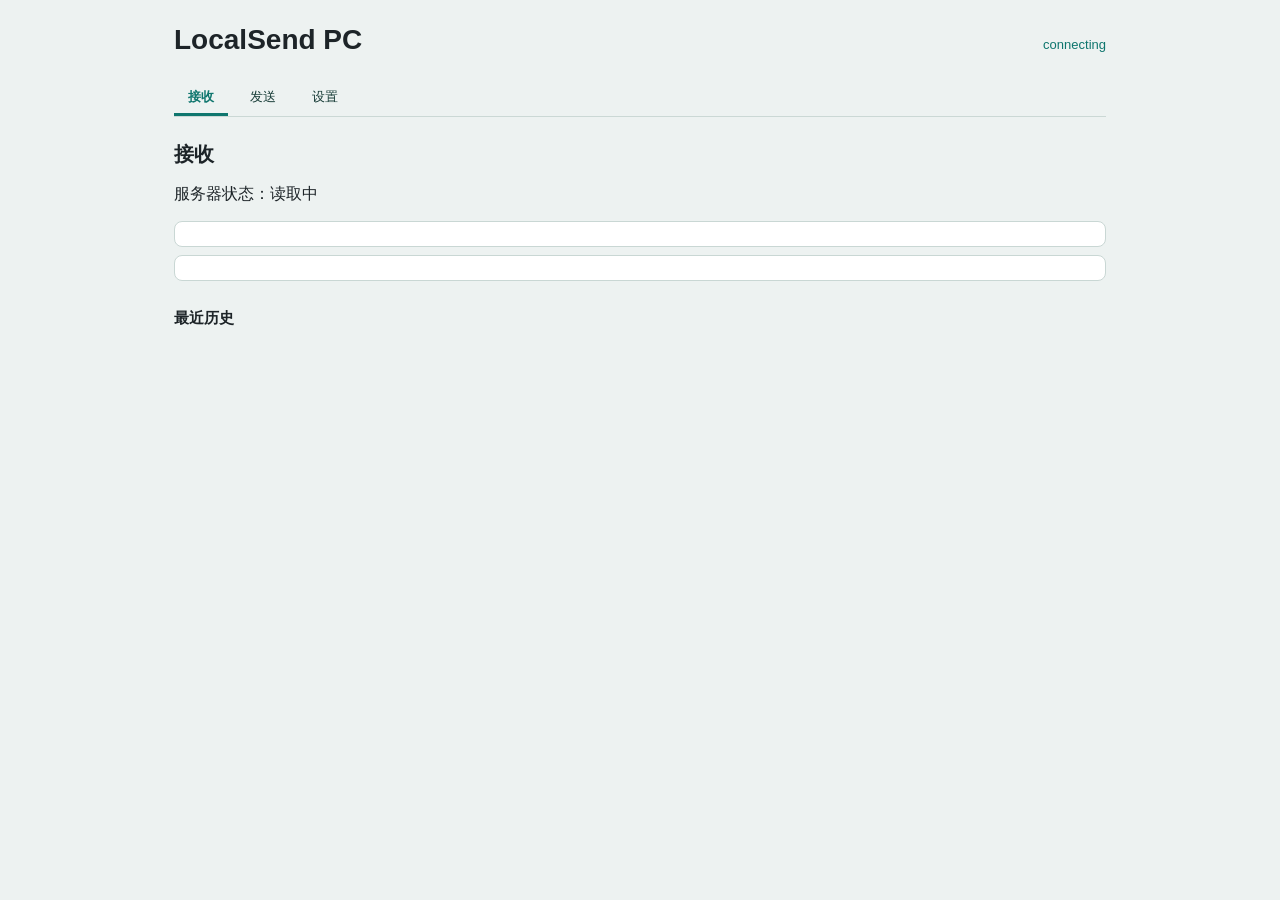
<file: apps/localsend-gui-tauri/web/index.html>
<!doctype html>
<html lang="zh-CN">
  <head>
    <meta charset="UTF-8" />
    <meta name="viewport" content="width=device-width, initial-scale=1.0" />
    <title>LocalSend PC</title>
    <link rel="stylesheet" href="./style.css" />
  </head>
  <body>
    <main>
      <header>
        <h1>LocalSend PC</h1>
        <span id="daemon-state">connecting</span>
      </header>
      <nav>
        <button data-tab="receive" class="active">接收</button>
        <button data-tab="send">发送</button>
        <button data-tab="settings">设置</button>
      </nav>
      <section id="receive" class="tab active">
        <h2>接收</h2>
        <p id="server-state">服务器状态：读取中</p>
        <div id="incoming"></div>
        <div id="transfers"></div>
        <h3>最近历史</h3>
        <ul id="history"></ul>
      </section>
      <section id="send" class="tab">
        <h2>发送</h2>
        <div class="row">
          <input id="manual-target" placeholder="IP 或 host:port" />
          <button id="add-manual">添加设备</button>
          <button id="refresh">刷新发现</button>
        </div>
        <ul id="devices"></ul>
        <div class="row">
          <input id="send-path" placeholder="文件或目录路径" />
          <input id="send-pin" placeholder="PIN（可选）" />
          <button id="send-file">发送路径</button>
        </div>
        <div class="row">
          <input id="send-text" placeholder="文本消息" />
          <button id="send-text-button">发送文本</button>
        </div>
        <p id="send-status"></p>
      </section>
      <section id="settings" class="tab">
        <h2>设置</h2>
        <label>设备名称 <input id="alias" /></label>
        <label>端口 <input id="port" type="number" /></label>
        <label>PIN <input id="pin" /></label>
        <label>接收目录 <input id="destination" /></label>
        <label class="check"><input id="auto-accept" type="checkbox" /> 自动接受</label>
        <label class="check"><input id="https" type="checkbox" /> 使用 HTTPS</label>
        <button id="save-settings">保存设置</button>
        <p id="settings-status"></p>
      </section>
    </main>
    <script type="module" src="./main.js"></script>
  </body>
</html>
</file>
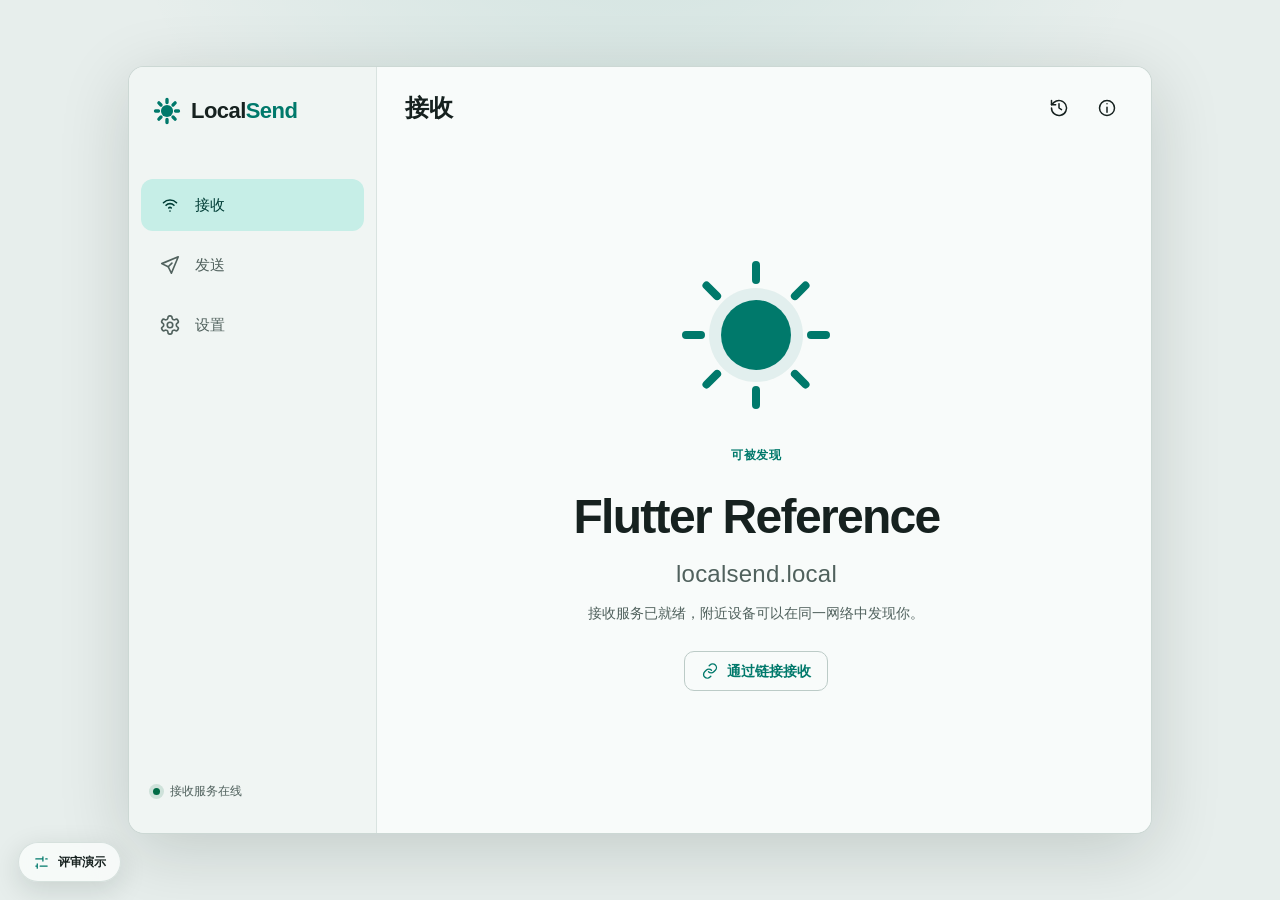
<file: apps/localsend-gui-slint/reference/open-design/index.html>
<!doctype html>
<html lang="zh-CN" data-theme="light"><head>
  <meta charset="utf-8">
  <meta name="viewport" content="width=device-width, initial-scale=1">
  <meta name="color-scheme" content="light dark">
  <title>LocalSend Next · 交互原型</title>
  <link rel="stylesheet" href="styles.css">
</head>
<body>
  <div class="stage">
    <section class="app-window" id="appWindow" aria-label="LocalSend Next 桌面产品原型">
      <div class="app-shell">
      <nav class="nav-rail" aria-label="主导航">
        <div class="brand" aria-label="LocalSend Next">
          <svg class="brand-mark" viewBox="0 0 40 40" aria-hidden="true">
            <g fill="none" stroke="currentColor" stroke-width="4.8" stroke-linecap="round">
              <path d="M20 3.6v4.2M20 32.2v4.2M3.6 20h4.2M32.2 20h4.2M8.4 8.4l3 3M28.6 28.6l3 3M31.6 8.4l-3 3M11.4 28.6l-3 3"></path>
            </g>
            <circle cx="20" cy="20" r="8.7" fill="currentColor"></circle>
          </svg>
          <span class="brand-word">Local<span>Send</span></span>
        </div>
        <div class="nav-list">
          <button class="nav-item active" type="button" data-nav="receive" aria-current="page" title="接收">
            <svg class="od-icon nav-signal" viewBox="0 0 24 24" aria-hidden="true">
              <path class="sig-arc sig-arc-near" d="M10.6 15.2a1.9 1.9 0 0 1 2.8 0"></path>
              <path class="sig-arc sig-arc-mid" d="M7.7 12.3a6 6 0 0 1 8.6 0"></path>
              <path class="sig-arc sig-arc-far" d="M4.9 9.5a10 10 0 0 1 14.2 0"></path>
              <circle class="sig-dot" cx="12" cy="18.6" r="0.9" fill="currentColor" stroke="none"></circle>
            </svg>
            <span class="nav-label">接收</span>
          </button>
          <button class="nav-item" type="button" data-nav="send" title="发送">
            <svg class="od-icon" aria-hidden="true"><use href="#i-send"></use></svg>
            <span class="nav-label">发送</span>
          </button>
          <button class="nav-item" type="button" data-nav="settings" title="设置">
            <svg class="od-icon" aria-hidden="true"><use href="#i-settings"></use></svg>
            <span class="nav-label">设置</span>
          </button>
        </div>
        <div class="nav-meta"><span class="status-dot" aria-hidden="true"></span><span>接收服务在线</span></div>
      </nav>

      <main class="app-main" id="appMain">
        <!-- Receive -->
        <section class="page" id="page-receive" data-page-view="receive" aria-labelledby="receiveTitle">
          <header class="topbar receive-header">
            <h1 id="receiveTitle">接收</h1>
            <div class="topbar-actions">
              <button class="icon-btn" type="button" id="historyBtn" data-tip="历史记录" aria-label="打开历史记录">
                <svg class="od-icon" aria-hidden="true"><use href="#i-history"></use></svg>
              </button>
              <button class="icon-btn" type="button" id="networkInfoBtn" data-tip="网络信息" aria-label="打开网络信息">
                <svg class="od-icon" aria-hidden="true"><use href="#i-info"></use></svg>
              </button>
            </div>
          </header>

          <div class="page-scroll">
            <div class="receive-layout">
              <div class="request-wrap" id="requestWrap" hidden="">
                <div class="panel request-card">
                  <div class="request-head">
                    <div class="request-sender">
                      <div class="device-avatar"><svg class="od-icon" aria-hidden="true"><use href="#i-phone"></use></svg></div>
                      <div>
                        <strong>iPhone 15 Pro</strong>
                        <span>请求发送 3 个项目</span>
                      </div>
                    </div>
                    <span class="badge">来自附近设备</span>
                  </div>
                  <div class="request-files" id="requestFiles">
                    <label class="file-check-row">
                      <input type="checkbox" checked="" data-request-file="">
                      <span class="file-name truncate">产品评审说明.pdf</span>
                      <span class="file-meta">4.2 MiB · PDF</span>
                    </label>
                    <label class="file-check-row">
                      <input type="checkbox" checked="" data-request-file="">
                      <span class="file-name truncate">界面截图-2026-10-24.png</span>
                      <span class="file-meta">2.8 MiB · PNG</span>
                    </label>
                    <label class="file-check-row">
                      <input type="checkbox" checked="" data-request-file="">
                      <span class="file-name truncate">组件清单.md</span>
                      <span class="file-meta">18 KiB · Markdown</span>
                    </label>
                  </div>
                  <div class="request-actions">
                    <button class="button text" type="button" id="declineRequest">拒绝</button>
                    <button class="button outlined" type="button" id="acceptSelected">接受所选 <span id="selectedRequestCount">3</span></button>
                    <button class="button primary" type="button" id="acceptAll">全部接受</button>
                  </div>
                </div>
              </div>

              <div class="receive-stage" id="receiveStage">
                <div class="receive-state" id="receiveOnline">
                  <div class="receive-ring" aria-hidden="true">
                    <svg viewBox="0 0 156 156">
                      <g class="ring-segments" fill="none" stroke="currentColor" stroke-width="8" stroke-linecap="round">
                        <path d="M78 8v15M78 133v15M8 78h15M133 78h15M28.5 28.5l10.6 10.6M116.9 116.9l10.6 10.6M127.5 28.5l-10.6 10.6M39.1 116.9l-10.6 10.6"></path>
                      </g>
                    </svg>
                    <span class="ring-core"></span>
                  </div>
                  <p class="eyebrow">可被发现</p>
                  <h2 class="alias-title">Flutter Reference</h2>
                  <p class="network-id mono">localsend.local</p>
                  <p class="status-copy" id="receiveStatusCopy">接收服务已就绪，附近设备可以在同一网络中发现你。</p>
                  <button class="button outlined receive-action" type="button" id="receiveLinkBtn">
                    <svg class="od-icon" aria-hidden="true"><use href="#i-link"></use></svg>
                    通过链接接收
                  </button>
                </div>

                <div class="receive-state" id="receiveOffline" hidden="">
                  <div class="receive-ring offline" aria-hidden="true">
                    <svg viewBox="0 0 156 156">
                      <g fill="none" stroke="currentColor" stroke-width="8" stroke-linecap="round" opacity="0.55">
                        <path d="M78 8v15M78 133v15M8 78h15M133 78h15M28.5 28.5l10.6 10.6M116.9 116.9l10.6 10.6M127.5 28.5l-10.6 10.6M39.1 116.9l-10.6 10.6"></path>
                      </g>
                    </svg>
                    <span class="ring-core"></span>
                  </div>
                  <p class="eyebrow" style="color:var(--warning)">服务暂停</p>
                  <h2 class="alias-title">Flutter Reference</h2>
                  <p class="network-id mono">网络不可用</p>
                  <p class="status-copy">Wi‑Fi 连接已断开，接收服务暂时无法启动。恢复网络后重试。</p>
                  <button class="button primary receive-action" type="button" id="retryReceive">重新启动接收</button>
                </div>

                <div class="receive-state" id="receiveTransferring" hidden="">
                  <div class="panel transfer-panel">
                    <div class="transfer-head">
                      <div><strong>正在接收来自 iPhone 15 Pro 的文件</strong><div class="transfer-stat">3 个文件 · 共 7.0 MiB</div></div>
                      <span class="badge success">已连接</span>
                    </div>
                    <div class="progress-track" aria-label="接收进度"><div class="progress-fill" id="receiveProgress" style="width:64%"></div></div>
                    <div class="transfer-foot"><span>界面截图-2026-10-24.png</span><span class="mono">4.5 MiB / 7.0 MiB · 18.6 MB/s</span></div>
                    <div class="transfer-actions"><button class="button text" type="button" id="cancelReceive">取消接收</button></div>
                  </div>
                </div>

                <div class="receive-state" id="receiveCompleted" hidden="">
                  <div class="receive-ring complete" aria-hidden="true"><span class="complete-mark"><svg class="od-icon"><use href="#i-check"></use></svg></span></div>
                  <p class="eyebrow" style="color:var(--success)">接收完成</p>
                  <h2 class="alias-title">文件已保存</h2>
                  <p class="status-copy">3 个文件已保存到「下载 / LocalSend」。</p>
                  <div class="panel completion-panel">
                    <div class="completion-summary">
                      <div class="summary-cell"><strong>3</strong><span>文件</span></div>
                      <div class="summary-cell"><strong>7.0 MiB</strong><span>总大小</span></div>
                      <div class="summary-cell"><strong>2.4 s</strong><span>传输用时</span></div>
                    </div>
                    <div class="request-actions"><button class="button text" type="button" data-close-completion="">关闭</button><button class="button primary" type="button" id="openReceiveFolder">打开文件夹</button></div>
                  </div>
                </div>
              </div>
            </div>
          </div>
        </section>

        <!-- Send -->
        <section class="page" id="page-send" data-page-view="send" aria-labelledby="sendTitle" hidden="">
          <div id="sendBrowse">
            <header class="topbar">
              <h1 id="sendTitle">发送</h1>
              <div class="topbar-actions">
                <div class="segmented mode-toggle" id="sendModeToggle" role="group" aria-label="发送模式">
                  <button type="button" data-send-mode="single" class="active" aria-pressed="true" title="单选发送：点击设备行立即发送">单选</button>
                  <button type="button" data-send-mode="multi" aria-pressed="false" title="多选发送：先选设备，再统一发送">多选</button>
                </div>
              </div>
            </header>
            <div class="page-scroll">
              <div class="page-body send-page-body">
                <div class="content-column">
                  <div id="sendPicker">
                    <h2 class="section-title">选择</h2>
                    <p class="section-copy">选择要发送的内容，或从剪贴板快速创建一条文本消息。</p>
                    <div class="pick-grid">
                      <button class="big-button" type="button" data-pick="file"><svg class="od-icon" aria-hidden="true"><use href="#i-file"></use></svg><span>文件</span></button>
                      <button class="big-button" type="button" data-pick="folder"><svg class="od-icon" aria-hidden="true"><use href="#i-folder"></use></svg><span>文件夹</span></button>
                      <button class="big-button" type="button" data-pick="text"><svg class="od-icon" aria-hidden="true"><use href="#i-text"></use></svg><span>文本</span></button>
                      <button class="big-button" type="button" data-pick="clipboard"><svg class="od-icon" aria-hidden="true"><use href="#i-clipboard"></use></svg><span>剪贴板</span></button>
                    </div>
                  </div>

                  <div class="panel selection-card" id="sendSelection" hidden="">
                    <div class="selection-top">
                      <div>
                        <div class="selection-title-row"><strong id="selectionTitle">已选择 3 个项目</strong><span id="selectionSize">共 8.7 MiB</span></div>
                        <p class="file-summary" id="selectionSummary">产品视觉规范.pdf、receive-default.png、send-selected.png</p>
                      </div>
                      <div class="mini-actions">
                        <button class="button text small" type="button" data-send-edit="">编辑</button>
                        <button class="button outlined small" type="button" data-pick="file"><svg class="od-icon" aria-hidden="true"><use href="#i-plus"></use></svg>添加</button>
                        <button class="icon-btn" type="button" id="clearSelection" data-tip="清除选择" aria-label="清除选择"><svg class="od-icon" aria-hidden="true"><use href="#i-x"></use></svg></button>
                      </div>
                    </div>
                    <div class="thumb-rail" aria-label="已选文件">
                      <div class="file-thumb"><span class="thumb-icon"><svg class="od-icon" aria-hidden="true"><use href="#i-file"></use></svg></span><span class="thumb-label">产品视觉规范.pdf</span></div>
                      <div class="file-thumb"><span class="thumb-icon"><svg class="od-icon" aria-hidden="true"><use href="#i-image"></use></svg></span><span class="thumb-label">receive-default.png</span></div>
                      <div class="file-thumb"><span class="thumb-icon"><svg class="od-icon" aria-hidden="true"><use href="#i-image"></use></svg></span><span class="thumb-label">send-selected.png</span></div>
                    </div>
                  </div>

                  <section class="device-section" aria-labelledby="nearbyTitle">
                    <div class="section-row">
                      <div><h2 class="section-title" id="nearbyTitle">附近设备</h2><p class="section-copy" id="nearbyCopy">同一网络下的设备会自动出现。</p></div>
                      <div class="toolbar" role="toolbar" aria-label="设备工具">
                        <button class="icon-btn" type="button" id="refreshDevices" data-tip="刷新设备" aria-label="刷新设备"><svg class="od-icon" aria-hidden="true"><use href="#i-refresh"></use></svg></button>
                        <button class="icon-btn" type="button" id="manualIpBtn" data-tip="手动 IP" aria-label="手动输入 IP 地址"><svg class="od-icon" aria-hidden="true"><use href="#i-network"></use></svg></button>
                        <button class="icon-btn" type="button" id="favoritesBtn" data-tip="收藏设备" aria-label="打开收藏设备"><svg class="od-icon" aria-hidden="true"><use href="#i-heart"></use></svg></button>
                      </div>
                    </div>

                    <div class="panel empty-device" id="emptyDevices" hidden="">
                      <span class="empty-icon"><svg class="od-icon" aria-hidden="true"><use href="#i-radar"></use></svg></span>
                      <strong>正在查找附近设备</strong>
                      <p>确保对方也打开了 LocalSend，并已连接到同一个 Wi‑Fi 网络。</p>
                      <button class="button outlined small" type="button" id="emptyRefresh">重新扫描</button>
                    </div>

                    <div class="device-list" id="deviceList"></div>

                    <div class="device-footer" id="multiSendFooter" hidden="">
                      <span id="multiSelectionCopy">已选择 0 台设备</span>
                      <button class="button primary" type="button" id="sendSelectedDevices" disabled="">发送到所选设备</button>
                    </div>
                  </section>
                </div>
              </div>
            </div>
          </div>

          <div class="workspace" id="sendWorkspace" hidden="">
            <div class="workspace-head">
              <button class="icon-btn workspace-back" type="button" id="sendWorkspaceBack" data-tip="返回选择设备" aria-label="返回选择设备"><svg class="od-icon" aria-hidden="true"><use href="#i-chevron-left"></use></svg></button>
              <div><h1 id="sendWorkspaceTitle">正在发送文件</h1><p class="section-copy" id="sendWorkspaceCopy">发送到 Flutter Reference 的设备</p></div>
            </div>
            <div class="workspace-files" id="sendWorkspaceFiles"></div>
            <div class="transfer-sticky" id="sendProgressPanel">
              <div class="transfer-head"><div><strong>传输中</strong><div class="transfer-stat" id="sendProgressStat">2 / 3 个文件 · 5.3 MiB / 8.7 MiB</div></div><span class="badge success">18.6 MB/s</span></div>
              <div class="progress-track" aria-label="发送进度"><div class="progress-fill" id="sendProgress" style="width:58%"></div></div>
              <div class="transfer-actions"><button class="button text" type="button" id="cancelSend">取消发送</button><button class="button soft" type="button" id="completeSendNow">完成传输</button></div>
            </div>
            <div class="panel completion-panel" id="sendCompletePanel" hidden="">
              <div class="completion-summary">
                <div class="summary-cell"><strong id="sendCompleteCount">3</strong><span>已发送</span></div>
                <div class="summary-cell"><strong id="sendCompleteSize">8.7 MiB</strong><span>总大小</span></div>
                <div class="summary-cell"><strong id="sendCompleteTime">3.1 s</strong><span>传输用时</span></div>
              </div>
              <p class="section-copy" style="margin:0" id="sendCompleteTarget">文件已发送到「Flutter Reference」。</p>
              <div class="request-actions"><button class="button text" type="button" id="sendDetailDialog">查看详情</button><button class="button outlined" type="button" id="sendAgain">再次发送</button><button class="button primary" type="button" id="closeSendComplete">完成</button></div>
            </div>
          </div>
        </section>

        <!-- Settings -->
        <section class="page settings-page" id="page-settings" data-page-view="settings" aria-labelledby="settingsTitle" hidden="">
          <div class="page-scroll">
            <div class="settings-wrap">
              <header class="settings-header"><h1 id="settingsTitle">设置</h1><p>管理 LocalSend 的外观、接收、网络与支持选项。</p></header>

              <section class="settings-group" aria-labelledby="generalTitle">
                <div class="settings-group-head"><h2 class="section-title" id="generalTitle">通用</h2><p class="section-copy">外观与桌面行为。</p></div>
                <div class="panel settings-panel">
                  <div class="settings-row"><div class="settings-label"><strong>主题</strong><span>跟随系统或固定使用浅色、深色</span></div><div class="settings-control"><div class="segmented" data-theme-segment=""><button type="button" data-theme-set="light" class="active">浅色</button><button type="button" data-theme-set="dark">深色</button><button type="button" data-theme-set="system">系统</button></div></div></div>
                  <div class="settings-row"><div class="settings-label"><strong>颜色</strong><span>LocalSend 青绿色品牌色</span></div><div class="settings-control"><select class="select" aria-label="颜色"><option>LocalSend Teal</option><option disabled="">青蓝（暂不可用）</option></select></div></div>
                  <div class="settings-row"><div class="settings-label"><strong>语言</strong><span>界面显示语言</span></div><div class="settings-control"><select class="select" aria-label="语言"><option>简体中文</option><option>English</option><option>日本語</option></select></div></div>
                  <div class="settings-row"><div class="settings-label"><strong>退出时保存窗口位置</strong><span>记住本次窗口尺寸与位置</span></div><div class="settings-control"><label class="switch"><input type="checkbox" checked="" aria-label="退出时保存窗口位置"><span class="switch-track"></span></label></div></div>
                  <div class="settings-row"><div class="settings-label"><strong>启动时运行</strong><span>登录系统后自动启动 LocalSend</span></div><div class="settings-control"><label class="switch"><input type="checkbox" aria-label="启动时运行"><span class="switch-track"></span></label></div></div>
                  <div class="settings-row"><div class="settings-label"><strong>关闭时最小化到托盘</strong><span>关闭窗口后保持接收服务运行</span></div><div class="settings-control"><label class="switch"><input type="checkbox" checked="" aria-label="关闭时最小化到托盘"><span class="switch-track"></span></label></div></div>
                  <div class="settings-row"><div class="settings-label"><strong>动画效果</strong><span>保留状态变化和页面切换反馈</span></div><div class="settings-control"><label class="switch"><input type="checkbox" checked="" aria-label="动画效果"><span class="switch-track"></span></label></div></div>
                </div>
              </section>

              <section class="settings-group" aria-labelledby="receiveSettingsTitle">
                <div class="settings-group-head"><h2 class="section-title" id="receiveSettingsTitle">接收</h2><p class="section-copy">文件保存、接收确认与完整性校验。</p></div>
                <div class="panel settings-panel">
                  <div class="settings-row"><div class="settings-label"><strong>快速保存</strong><span>自动接收来自可信设备的文件</span></div><div class="settings-control wide"><button class="icon-btn" type="button" id="autosaveInfoBtn" data-tip="快速保存说明" aria-label="查看快速保存说明"><svg class="od-icon" aria-hidden="true"><use href="#i-info"></use></svg></button><select class="select" aria-label="快速保存"><option>关闭</option><option selected="">收藏设备</option><option>全部开启</option></select></div></div>
                  <div class="settings-row"><div class="settings-label"><strong>自动完成</strong><span>接收完成后自动关闭请求，不需要再次确认</span></div><div class="settings-control"><label class="switch"><input type="checkbox" checked="" aria-label="接收后自动完成"><span class="switch-track"></span></label></div></div>
                  <div class="settings-row"><div class="settings-label"><strong>PIN 验证</strong><span>接收前要求发送方输入 PIN</span></div><div class="settings-control"><label class="switch"><input type="checkbox" id="pinSetting" aria-label="PIN 验证"><span class="switch-track"></span></label></div></div>
                  <div class="settings-row"><div class="settings-label"><strong>接收目录</strong><span>路径可在文件管理器中打开</span></div><div class="settings-control wide"><button class="button outlined small" type="button" id="receiveFolderBtn">Downloads / LocalSend</button></div></div>
                  <div class="settings-row"><div class="settings-label"><strong>历史记录</strong><span>保留最近 100 条接收与发送记录</span></div><div class="settings-control"><button class="link-button" type="button" id="settingsHistoryBtn">查看</button></div></div>
                  <div class="settings-row"><div class="settings-label"><strong>Checksum 校验</strong><span>传输后校验文件完整性</span></div><div class="settings-control"><label class="switch"><input type="checkbox" checked="" aria-label="Checksum 校验"><span class="switch-track"></span></label></div></div>
                </div>
              </section>

              <section class="settings-group" aria-labelledby="networkTitle">
                <div class="settings-group-head"><h2 class="section-title" id="networkTitle">网络</h2><p class="section-copy">设备身份、服务与发现协议。</p></div>
                <div class="panel settings-panel">
                  <div class="settings-row"><div class="settings-label"><strong>服务器状态</strong><span id="serverSettingStatus">接收服务正在运行</span></div><div class="settings-control wide"><div class="server-actions"><span class="server-status">在线</span><button class="link-button" type="button" id="restartServer">重启</button><button class="link-button" type="button" id="toggleServer">停止</button></div></div></div>
                  <div class="settings-row"><div class="settings-label"><strong>设备名称</strong><span>附近设备中显示的 alias</span></div><div class="settings-control"><div class="inline-control"><input class="input" value="Flutter Reference" aria-label="设备名称" data-inline-setting="name"><span class="save-status">已保存</span></div></div></div>
                  <div class="settings-row"><div class="settings-label"><strong>设备类型</strong><span>用于匹配正确的平台图标</span></div><div class="settings-control"><select class="select" aria-label="设备类型"><option>桌面</option><option>手机</option><option>平板</option><option>服务器</option></select></div></div>
                  <div class="settings-row"><div class="settings-label"><strong>设备型号</strong><span>用于区分设备信息</span></div><div class="settings-control"><div class="inline-control"><input class="input" value="MacBook Pro" aria-label="设备型号" data-inline-setting="model"><span class="save-status">已保存</span></div></div></div>
                  <div class="settings-row"><div class="settings-label"><strong>端口</strong><span>接收服务使用的 TCP 端口</span></div><div class="settings-control"><div class="inline-control"><input class="input mono compact" value="53317" inputmode="numeric" aria-label="端口" data-inline-setting="port"><span class="save-status">已保存</span></div></div></div>
                  <div class="settings-row"><div class="settings-label"><strong>HTTPS</strong><span>启用加密传输，速度可能略低</span></div><div class="settings-control"><label class="switch"><input type="checkbox" checked="" aria-label="HTTPS"><span class="switch-track"></span></label></div></div>
                  <div class="settings-row"><div class="settings-label"><strong>网络接口</strong><span>发现和传输使用的网络</span></div><div class="settings-control"><select class="select" aria-label="网络接口"><option>Wi‑Fi · en0</option><option>以太网 · en1</option><option>全部接口</option></select></div></div>
                  <div class="settings-row"><div class="settings-label"><strong>发现超时</strong><span>单位：秒；0 表示持续发现</span></div><div class="settings-control"><div class="inline-control"><input class="input mono tiny" value="30" inputmode="numeric" aria-label="发现超时" data-inline-setting="timeout"><span class="save-status">已保存</span></div></div></div>
                  <div class="settings-row"><div class="settings-label"><strong>Multicast</strong><span>局域网组播发现地址</span></div><div class="settings-control"><div class="inline-control"><input class="input mono medium" value="239.0.0.167" aria-label="Multicast 地址" data-inline-setting="multicast"><span class="save-status">已保存</span></div></div></div>
                  <div class="settings-row"><div class="settings-label"><strong>网络筛选</strong><span>仅允许指定网段访问</span></div><div class="settings-control"><div class="inline-control"><input class="input medium" value="192.168.1.0/24" aria-label="网络筛选" data-inline-setting="filter"><span class="save-status">已保存</span></div></div></div>
                </div>
              </section>

              <section class="settings-group" aria-labelledby="otherTitle">
                <div class="settings-group-head"><h2 class="section-title" id="otherTitle">其他</h2><p class="section-copy">支持信息与需要网络连接的操作。</p></div>
                <div class="panel settings-panel">
                  <div class="settings-row"><div class="settings-label"><strong>关于 LocalSend Next</strong><span>版本、开源许可与项目信息</span></div><div class="settings-control"><button class="link-button" type="button" id="aboutBtn">查看</button></div></div>
                  <div class="settings-row"><div class="settings-label"><strong>故障排除</strong><span>检查端口、网络与设备发现</span></div><div class="settings-control"><button class="link-button" type="button" id="troubleshootBtn">诊断</button></div></div>
                  <div class="settings-row disabled"><div class="settings-label"><strong>支持项目</strong><span>外部链接在当前评审原型中不可用</span></div><div class="settings-control"><button class="button small" type="button" disabled="">暂不可用</button></div></div>
                  <div class="settings-row disabled"><div class="settings-label"><strong>隐私政策</strong><span>外部文档在当前评审原型中不可用</span></div><div class="settings-control"><button class="button small" type="button" disabled="">暂不可用</button></div></div>
                  <div class="settings-row disabled"><div class="settings-label"><strong>服务条款</strong><span>外部文档在当前评审原型中不可用</span></div><div class="settings-control"><button class="button small" type="button" disabled="">暂不可用</button></div></div>
                  <div class="settings-row"><div class="settings-label"><strong>日志</strong><span>查看当前会话的调试日志</span></div><div class="settings-control"><button class="link-button" type="button" id="logsBtn">打开</button></div></div>
                  <div class="settings-row"><div class="settings-label"><strong>版本</strong><span>LocalSend Next 0.9.0 · 原型评审版</span></div><div class="settings-control"><span class="badge">0.9.0</span></div></div>
                  <div class="settings-row"><div class="settings-label"><strong>版权</strong><span>© 2026 LocalSend contributors</span></div><div class="settings-control"><span class="badge">MIT</span></div></div>
                </div>
              </section>
            </div>
          </div>
        </section>

        <!-- Device details subpage -->
        <section class="details-page" id="page-device" aria-labelledby="deviceDetailTitle" hidden="">
          <header class="topbar">
            <div style="display:flex;align-items:center;gap:12px"><button class="icon-btn" type="button" id="deviceBackButton" data-tip="返回设备列表" aria-label="返回设备列表"><svg class="od-icon" aria-hidden="true"><use href="#i-chevron-left"></use></svg></button><h1 id="deviceDetailTitle">设备详情</h1></div>
            <button class="icon-btn" type="button" id="detailFavorite" data-tip="收藏设备" aria-label="收藏设备"><svg class="od-icon" aria-hidden="true"><use href="#i-heart"></use></svg></button>
          </header>
          <div class="details-scroll">
            <div class="details-wrap">
              <div class="details-hero">
                <div class="device-avatar" id="detailDeviceIcon"><svg class="od-icon" aria-hidden="true"><use href="#i-laptop"></use></svg></div>
                <div><h1>Flutter Reference</h1><p>桌面 · macOS · HTTPS</p></div>
              </div>
              <div class="panel detail-panel">
                <h2 class="section-title" style="margin-bottom:14px">设备信息</h2>
                <div class="detail-list">
                  <div class="detail-row"><span>协议</span><span>LocalSend v2.1 · HTTPS</span></div>
                  <div class="detail-row"><span>设备模型</span><span>MacBook Pro · 14-inch</span></div>
                  <div class="detail-row"><span>地址</span><span class="mono">192.168.1.42:53317</span></div>
                  <div class="detail-row"><span>指纹</span><span class="mono">E4:7A:21:9C:88:BD</span></div>
                  <div class="detail-row"><span>最近发现</span><span>刚刚</span></div>
                </div>
              </div>
              <div class="panel detail-panel">
                <div class="section-row"><div><h2 class="section-title">连接验证</h2><p class="section-copy">确认设备指纹后再发送敏感文件。</p></div><button class="button outlined small" type="button" id="verifyDevice">验证</button></div>
                <div class="server-status" id="verifyStatus">证书有效，连接可信</div>
              </div>
              <div class="panel detail-panel">
                <div class="section-row"><h2 class="section-title">会话日志</h2><button class="link-button" type="button" id="clearDeviceLog">清空</button></div>
                <div class="log-panel">10:26:18  discovery  found peer "Flutter Reference"\n10:26:19  handshake   HTTPS · certificate valid\n10:26:20  session     ready · protocol 2.1</div>
              </div>
              <div class="request-actions"><button class="button primary" type="button" id="sendToDetailDevice">发送文件到此设备</button></div>
            </div>
          </div>
        </section>
      </main>

      <div class="toast" id="toast" role="status" aria-live="polite">
        <svg class="od-icon" aria-hidden="true"><use href="#i-check"></use></svg><span id="toastText">操作已完成</span>
      </div>
      </div>
    </section>
  </div>

  <button class="review-toggle" type="button" id="reviewToggle" aria-label="打开评审演示" aria-expanded="false" aria-controls="reviewDock">
    <svg class="od-icon" aria-hidden="true"><use href="#i-tune"></use></svg><span class="review-toggle-label">评审演示</span>
  </button>
  <aside class="review-dock" id="reviewDock" aria-label="评审演示控制" hidden="">
    <h2>场景与视口</h2>
    <p>这些控件仅用于评审演示，不属于 LocalSend 产品界面。</p>
    <div class="demo-block"><span class="demo-label">视口</span><div class="demo-grid" id="viewportButtons"><button class="demo-button active" type="button" data-viewport="1024x768">1024 × 768</button><button class="demo-button" type="button" data-viewport="700x700">700 × 700</button><button class="demo-button" type="button" data-viewport="800x600">800 × 600</button><button class="demo-button" type="button" data-viewport="1440x900">1440 × 900</button></div></div>
    <div class="demo-block"><span class="demo-label">主题</span><div class="demo-grid" id="themeButtons"><button class="demo-button active" type="button" data-demo-theme="light">浅色</button><button class="demo-button" type="button" data-demo-theme="dark">深色</button></div></div>
    <div class="demo-block"><span class="demo-label">接收状态</span><div class="demo-grid" id="receiveScenarios"><button class="demo-button active" type="button" data-receive-scene="online">在线</button><button class="demo-button" type="button" data-receive-scene="offline">离线</button><button class="demo-button" type="button" data-receive-scene="request">接收请求</button><button class="demo-button" type="button" data-receive-scene="transferring">传输中</button><button class="demo-button" type="button" data-receive-scene="completed">完成</button></div></div>
    <div class="demo-block"><span class="demo-label">发送状态</span><div class="demo-grid" id="sendScenarios"><button class="demo-button active" type="button" data-send-scene="default">未选择</button><button class="demo-button" type="button" data-send-scene="selected">已选择</button><button class="demo-button" type="button" data-send-scene="empty">空设备</button><button class="demo-button" type="button" data-send-scene="dense">多设备</button><button class="demo-button" type="button" data-send-scene="multi">多选</button><button class="demo-button" type="button" data-send-scene="transferring">传输中</button></div></div>
    <div class="demo-actions"><button class="button outlined small" type="button" id="resetDemo">恢复默认</button><button class="button primary small" type="button" id="closeReview">收起</button></div>
  </aside>

  <dialog class="dialog-shell" id="dialogShell" aria-labelledby="dialogTitle">
    <div class="dialog-header"><div class="dialog-title-wrap"><h2 class="dialog-title" id="dialogTitle">标题</h2><p class="dialog-subtitle" id="dialogSubtitle"></p></div><button class="icon-btn" type="button" id="dialogClose" data-tip="关闭" aria-label="关闭弹窗"><svg class="od-icon" aria-hidden="true"><use href="#i-x"></use></svg></button></div>
    <div class="dialog-body" id="dialogBody"></div>
    <div class="dialog-footer" id="dialogFooter"></div>
  </dialog>

  <input class="sr-only" type="file" id="filePicker" multiple="" aria-label="选择文件">

  <svg width="0" height="0" style="position:absolute" aria-hidden="true">
    <symbol id="i-receive" viewBox="0 0 24 24"><path d="M4.9 9.5a10 10 0 0 1 14.2 0M7.7 12.3a6 6 0 0 1 8.6 0M10.6 15.2a1.9 1.9 0 0 1 2.8 0"></path><circle cx="12" cy="18.6" r=".8" fill="currentColor" stroke="none"></circle></symbol>
    <symbol id="i-send" viewBox="0 0 24 24"><path d="m21 3-7.5 18-3.4-7.1L3 10.5 21 3Z"></path><path d="m10.1 13.9 4-4"></path></symbol>
    <symbol id="i-settings" viewBox="0 0 24 24"><path d="M12.22 2h-.44a2 2 0 0 0-2 2v.18a2 2 0 0 1-1 1.73l-.43.25a2 2 0 0 1-2 0l-.15-.08a2 2 0 0 0-2.73.73l-.22.38a2 2 0 0 0 .73 2.73l.15.1a2 2 0 0 1 1 1.72v.51a2 2 0 0 1-1 1.74l-.15.09a2 2 0 0 0-.73 2.73l.22.38a2 2 0 0 0 2.73.73l.15-.08a2 2 0 0 1 2 0l.43.25a2 2 0 0 1 1 1.73V20a2 2 0 0 0 2 2h.44a2 2 0 0 0 2-2v-.18a2 2 0 0 1 1-1.73l.43-.25a2 2 0 0 1 2 0l.15.08a2 2 0 0 0 2.73-.73l.22-.39a2 2 0 0 0-.73-2.73l-.15-.08a2 2 0 0 1-1-1.74v-.5a2 2 0 0 1 1-1.74l.15-.09a2 2 0 0 0 .73-2.73l-.22-.38a2 2 0 0 0-2.73-.73l-.15.08a2 2 0 0 1-2 0l-.43-.25a2 2 0 0 1-1-1.73V4a2 2 0 0 0-2-2Z"></path><circle cx="12" cy="12" r="3"></circle></symbol>
    <symbol id="i-history" viewBox="0 0 24 24"><path d="M3 12a9 9 0 1 0 3-6.7L3 8"></path><path d="M3 3v5h5M12 7v5l3 2"></path></symbol>
    <symbol id="i-info" viewBox="0 0 24 24"><circle cx="12" cy="12" r="9"></circle><path d="M12 11v6M12 7h.01"></path></symbol>
    <symbol id="i-link" viewBox="0 0 24 24"><path d="M10 13a5 5 0 0 0 7.1 0l2-2a5 5 0 0 0-7.1-7.1l-1.1 1.1"></path><path d="M14 11a5 5 0 0 0-7.1 0l-2 2A5 5 0 0 0 12 20.1l1.1-1.1"></path></symbol>
    <symbol id="i-phone" viewBox="0 0 24 24"><rect x="6" y="2" width="12" height="20" rx="2"></rect><path d="M10 18h4"></path></symbol>
    <symbol id="i-laptop" viewBox="0 0 24 24"><rect x="4" y="4" width="16" height="12" rx="1.5"></rect><path d="M2 19h20M9 16h6"></path></symbol>
    <symbol id="i-monitor" viewBox="0 0 24 24"><rect x="3" y="4" width="18" height="13" rx="1.5"></rect><path d="M8 21h8M12 17v4"></path></symbol>
    <symbol id="i-file" viewBox="0 0 24 24"><path d="M6 2h8l4 4v16H6V2Z"></path><path d="M14 2v5h5"></path></symbol>
    <symbol id="i-folder" viewBox="0 0 24 24"><path d="M3 6h7l2 2h9v12H3V6Z"></path></symbol>
    <symbol id="i-image" viewBox="0 0 24 24"><rect x="3" y="4" width="18" height="16" rx="2"></rect><circle cx="8.5" cy="9" r="1.5"></circle><path d="m21 15-5-5L5 20"></path></symbol>
    <symbol id="i-text" viewBox="0 0 24 24"><path d="M4 6h16M4 10h12M4 14h16M4 18h10"></path></symbol>
    <symbol id="i-clipboard" viewBox="0 0 24 24"><rect x="5" y="4" width="14" height="18" rx="2"></rect><path d="M9 4V2h6v2M8 9h8M8 13h8M8 17h5"></path></symbol>
    <symbol id="i-refresh" viewBox="0 0 24 24"><path d="M20 11a8 8 0 1 0-2 6M20 4v7h-7"></path></symbol>
    <symbol id="i-network" viewBox="0 0 24 24"><circle cx="12" cy="5" r="2"></circle><circle cx="5" cy="19" r="2"></circle><circle cx="19" cy="19" r="2"></circle><path d="M12 7v4M12 11H7l-2 6M12 11h5l2 6"></path></symbol>
    <symbol id="i-heart" viewBox="0 0 24 24"><path d="M20.8 4.6a5.4 5.4 0 0 0-7.6 0L12 5.8l-1.2-1.2a5.4 5.4 0 0 0-7.6 7.6L12 21l8.8-8.8a5.4 5.4 0 0 0 0-7.6Z"></path></symbol>
    <symbol id="i-tune" viewBox="0 0 24 24"><path d="M4 7h10M18 7h2M4 17h2M10 17h10M14 4v6M6 14v6"></path></symbol>
    <symbol id="i-chevron-left" viewBox="0 0 24 24"><path d="m15 18-6-6 6-6"></path></symbol>
    <symbol id="i-plus" viewBox="0 0 24 24"><path d="M12 5v14M5 12h14"></path></symbol>
    <symbol id="i-x" viewBox="0 0 24 24"><path d="M18 6 6 18M6 6l12 12"></path></symbol>
    <symbol id="i-check" viewBox="0 0 24 24"><path d="m4 12 5 5L20 6"></path></symbol>
    <symbol id="i-radar" viewBox="0 0 24 24"><circle cx="12" cy="12" r="9"></circle><circle cx="12" cy="12" r="5"></circle><path d="M12 12 19 5M12 7a5 5 0 0 1 5 5"></path></symbol>
    <symbol id="i-search" viewBox="0 0 24 24"><circle cx="11" cy="11" r="7"></circle><path d="m16 16 5 5"></path></symbol>
    <symbol id="i-trash" viewBox="0 0 24 24"><path d="M4 7h16M9 7V4h6v3M6 7l1 14h10l1-14M10 11v6M14 11v6"></path></symbol>
    <symbol id="i-download" viewBox="0 0 24 24"><path d="M12 3v12M7 10l5 5 5-5M4 21h16"></path></symbol>
    <symbol id="i-server" viewBox="0 0 24 24"><rect x="3" y="4" width="18" height="6" rx="1.5"></rect><rect x="3" y="14" width="18" height="6" rx="1.5"></rect><path d="M7 7h.01M7 17h.01M11 7h6M11 17h6"></path></symbol>
    <symbol id="i-lock" viewBox="0 0 24 24"><rect x="4" y="10" width="16" height="11" rx="2"></rect><path d="M8 10V7a4 4 0 0 1 8 0v3"></path></symbol>
    <symbol id="i-alert" viewBox="0 0 24 24"><path d="M12 3 2.5 20h19L12 3Z"></path><path d="M12 9v5M12 17h.01"></path></symbol>
    <symbol id="i-globe" viewBox="0 0 24 24"><circle cx="12" cy="12" r="9"></circle><path d="M3 12h18M12 3a14 14 0 0 1 0 18M12 3a14 14 0 0 0 0 18"></path></symbol>
    <symbol id="i-terminal" viewBox="0 0 24 24"><rect x="3" y="4" width="18" height="16" rx="2"></rect><path d="m7 9 3 3-3 3M13 15h4"></path></symbol>
  </svg>

  <script src="app.js"></script>


</body></html>
</file>
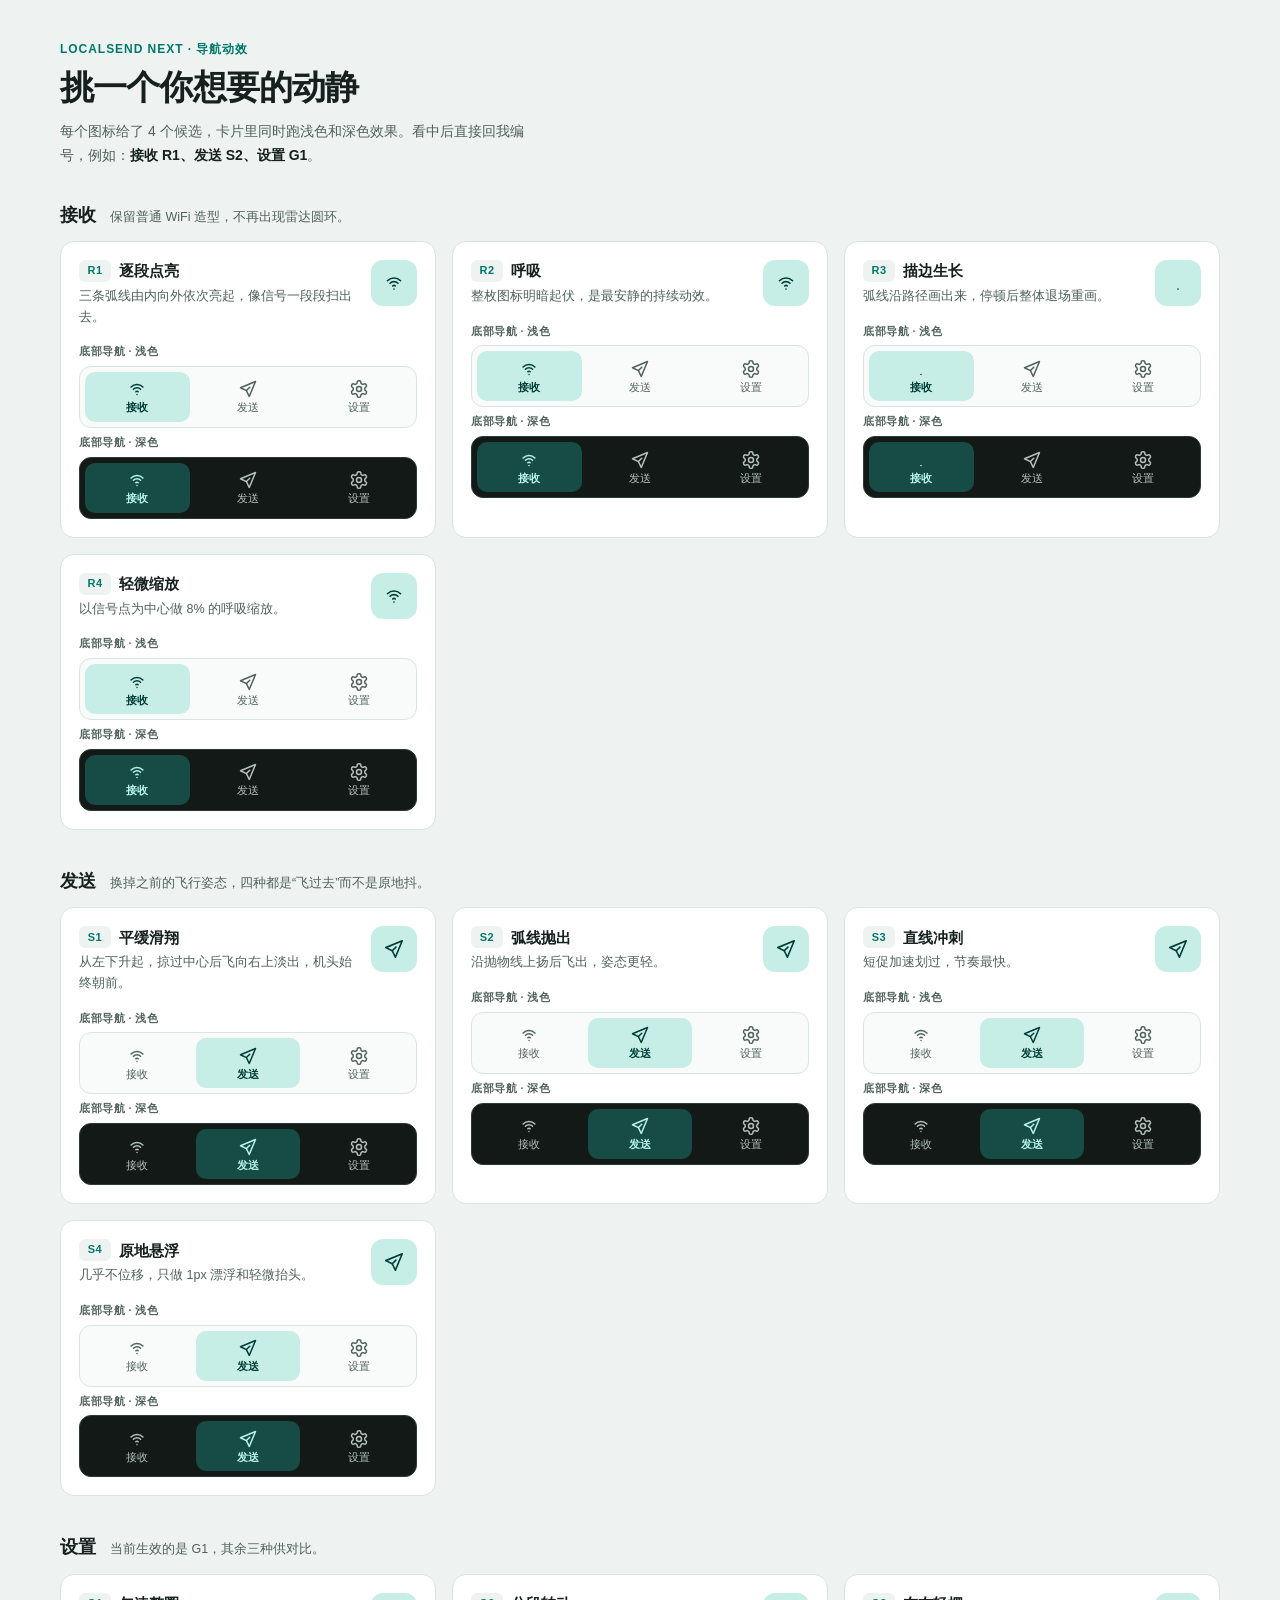
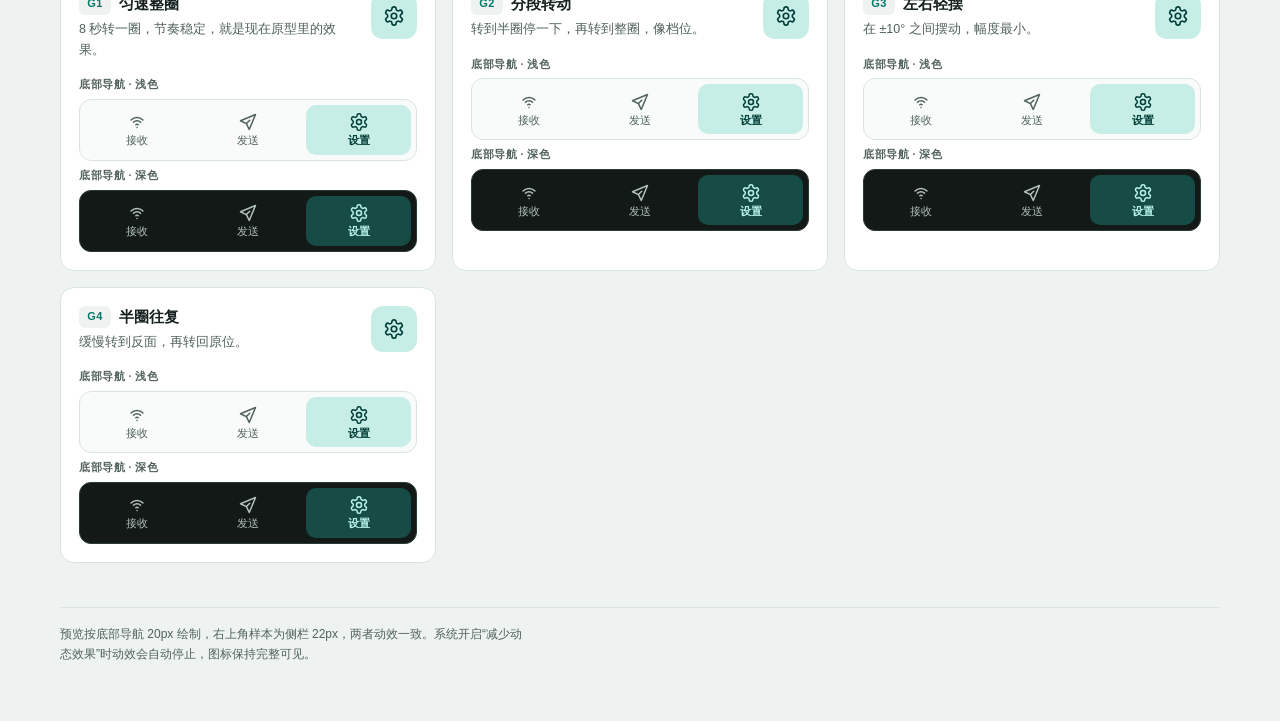
<file: apps/localsend-gui-slint/reference/open-design/nav-motion-options.html>
<!doctype html>
<html lang="zh-CN">
<head>
<meta charset="utf-8">
<meta name="viewport" content="width=device-width, initial-scale=1">
<title>导航图标动效候选 · LocalSend Next</title>
<style>
  :root {
    --font-ui: "Avenir Next", "SF Pro Text", "PingFang SC", "Noto Sans CJK SC", sans-serif;
    --font-display: "Avenir Next", "SF Pro Display", "PingFang SC", "Noto Sans CJK SC", sans-serif;
    --page: #eef3f1;
    --card: #ffffff;
    --surface: #f8fbfa;
    --surface-container: #eef3f1;
    --line: #d9e4e1;
    --text: #16211f;
    --muted: #50615d;
    --primary: #00796b;
    --primary-container: #c6eee7;
    --on-primary-container: #003d36;
    --dark-surface: #121916;
    --dark-line: #2a3a35;
    --dark-text: #e3ece8;
    --dark-muted: #b3c1bc;
    --dark-active: #164c45;
    --dark-on-active: #b8f3ea;
  }

  * { box-sizing: border-box; }

  html, body { margin: 0; }

  body {
    min-height: 100vh;
    padding: 40px 24px 56px;
    background: var(--page);
    color: var(--text);
    font-family: var(--font-ui);
    font-size: 14px;
    line-height: 1.6;
    -webkit-font-smoothing: antialiased;
  }

  .page-head,
  main,
  .page-foot {
    width: min(1160px, 100%);
    margin-inline: auto;
  }

  .eyebrow {
    margin: 0 0 8px;
    color: var(--primary);
    font-size: 12px;
    font-weight: 650;
    letter-spacing: 0.08em;
    text-transform: uppercase;
  }

  h1 {
    margin: 0 0 12px;
    font-family: var(--font-display);
    font-size: clamp(26px, 4vw, 34px);
    line-height: 1.2;
    font-weight: 640;
    letter-spacing: -0.025em;
  }

  .lead {
    margin: 0;
    max-width: 62ch;
    color: var(--muted);
    font-size: 14px;
    line-height: 1.7;
  }

  .lead b { color: var(--text); font-weight: 600; }

  main { display: grid; gap: 40px; margin-top: 36px; }

  .group-head {
    display: flex;
    align-items: baseline;
    flex-wrap: wrap;
    gap: 8px 14px;
    margin-bottom: 14px;
  }

  .group-head h2 {
    margin: 0;
    font-family: var(--font-display);
    font-size: 18px;
    line-height: 1.3;
    font-weight: 620;
  }

  .group-head p {
    margin: 0;
    color: var(--muted);
    font-size: 12.5px;
  }

  .grid {
    display: grid;
    grid-template-columns: repeat(auto-fit, minmax(min(100%, 330px), 1fr));
    gap: 16px;
  }

  .card {
    display: flex;
    flex-direction: column;
    gap: 16px;
    padding: 18px;
    border: 1px solid var(--line);
    border-radius: 14px;
    background: var(--card);
  }

  .card-head {
    display: flex;
    align-items: flex-start;
    justify-content: space-between;
    gap: 12px;
  }

  .card-copy { min-width: 0; }

  .card-title-row {
    display: flex;
    align-items: center;
    gap: 8px;
    margin-bottom: 4px;
  }

  .badge {
    flex: 0 0 auto;
    display: inline-flex;
    align-items: center;
    justify-content: center;
    min-width: 32px;
    height: 22px;
    padding: 0 6px;
    border-radius: 6px;
    background: var(--surface-container);
    color: var(--primary);
    font-size: 11px;
    font-weight: 700;
    letter-spacing: 0.04em;
  }

  .card h3 {
    margin: 0;
    font-family: var(--font-display);
    font-size: 15px;
    line-height: 1.3;
    font-weight: 620;
  }

  .card p {
    margin: 0;
    color: var(--muted);
    font-size: 12.5px;
    line-height: 1.65;
  }

  .sample {
    flex: 0 0 auto;
    width: 46px;
    height: 46px;
    display: grid;
    place-items: center;
    border-radius: 12px;
    background: var(--primary-container);
    color: var(--on-primary-container);
    overflow: hidden;
  }

  .preview { display: grid; gap: 6px; }

  .preview-label {
    color: var(--muted);
    font-size: 10.5px;
    font-weight: 600;
    letter-spacing: 0.05em;
  }

  .strip {
    display: flex;
    gap: 6px;
    padding: 5px;
    border: 1px solid var(--line);
    border-radius: 12px;
    background: var(--surface);
  }

  .strip.dark {
    border-color: var(--dark-line);
    background: var(--dark-surface);
    color: var(--dark-text);
  }

  .mini-item {
    flex: 1 1 0;
    min-width: 0;
    display: flex;
    flex-direction: column;
    align-items: center;
    justify-content: center;
    gap: 2px;
    height: 50px;
    border-radius: 10px;
    color: var(--muted);
    font-size: 11px;
    line-height: 1.2;
  }

  .mini-item span { display: block; }

  .mini-item.active {
    background: var(--primary-container);
    color: var(--on-primary-container);
    font-weight: 600;
  }

  .strip.dark .mini-item { color: var(--dark-muted); }
  .strip.dark .mini-item.active { background: var(--dark-active); color: var(--dark-on-active); }

  .od-icon {
    --od-icon-size: 20px;
    width: var(--od-icon-size);
    height: var(--od-icon-size);
    display: block;
    fill: none;
    stroke: currentColor;
    stroke-width: 1.8;
    stroke-linecap: round;
    stroke-linejoin: round;
    flex: 0 0 auto;
  }

  .od-icon-lg { --od-icon-size: 22px; }

  .page-foot {
    margin-top: 44px;
    padding-top: 16px;
    border-top: 1px solid var(--line);
  }

  .page-foot p {
    margin: 0;
    max-width: 70ch;
    color: var(--muted);
    font-size: 12px;
    line-height: 1.7;
  }

  /* ---------- 接收 ---------- */

  /* R1 逐段点亮 */
  .v-r1 .is-target .w-arc {
    transform-box: view-box;
    transform-origin: 12px 18.6px;
    animation: r1-pulse 2.4s ease-out infinite;
  }
  .v-r1 .is-target .w-arc-2 { animation-delay: 0.16s; }
  .v-r1 .is-target .w-arc-3 { animation-delay: 0.32s; }

  @keyframes r1-pulse {
    0%, 100% { opacity: 0.28; transform: scale(0.94); }
    38% { opacity: 1; transform: scale(1); }
  }

  /* R2 呼吸 */
  .v-r2 .is-target { animation: r2-breathe 2.6s ease-in-out infinite; }

  @keyframes r2-breathe {
    0%, 100% { opacity: 0.62; }
    50% { opacity: 1; }
  }

  /* R3 描边生长 */
  .v-r3 .is-target .w-arc {
    stroke-dasharray: 1;
    stroke-dashoffset: 1;
    animation: r3-draw 3s ease-in-out infinite;
  }
  .v-r3 .is-target .w-arc-2 { animation-delay: 0.18s; }
  .v-r3 .is-target .w-arc-3 { animation-delay: 0.36s; }

  @keyframes r3-draw {
    0% { stroke-dashoffset: 1; opacity: 0; }
    10% { opacity: 1; }
    55% { stroke-dashoffset: 0; opacity: 1; }
    80% { stroke-dashoffset: 0; opacity: 0; }
    100% { stroke-dashoffset: 1; opacity: 0; }
  }

  /* R4 轻微缩放 */
  .v-r4 .is-target { animation: r4-scale 2.4s ease-in-out infinite; }

  @keyframes r4-scale {
    0%, 100% { transform: scale(1); opacity: 0.86; }
    50% { transform: scale(1.08); opacity: 1; }
  }

  /* ---------- 发送 ---------- */

  .v-s1 .is-target { animation: s1-glide 3.4s cubic-bezier(0.35, 0, 0.3, 1) infinite; }

  @keyframes s1-glide {
    0% { transform: translate(-7px, 7px) rotate(-18deg); opacity: 0; }
    15% { opacity: 0.95; }
    45% { transform: translate(0, 0) rotate(-4deg); opacity: 1; }
    75% { transform: translate(6px, -6px) rotate(-2deg); opacity: 0.9; }
    95%, 100% { transform: translate(10px, -10px) rotate(0deg); opacity: 0; }
  }

  .v-s2 .is-target { animation: s2-arc 3.6s cubic-bezier(0.4, 0, 0.3, 1) infinite; }

  @keyframes s2-arc {
    0% { transform: translate(-6px, 8px) rotate(-14deg); opacity: 0; }
    12% { opacity: 0.95; }
    35% { transform: translate(-1px, -2px) rotate(-6deg); opacity: 1; }
    62% { transform: translate(5px, -6px) rotate(-6deg); opacity: 1; }
    92%, 100% { transform: translate(13px, -4px) rotate(-2deg); opacity: 0; }
  }

  .v-s3 .is-target { animation: s3-dash 1.8s cubic-bezier(0.4, 0, 0.2, 1) infinite; }

  @keyframes s3-dash {
    0% { transform: translate(-8px, 8px) scale(0.92); opacity: 0; }
    10% { opacity: 1; }
    55% { transform: translate(5px, -5px) scale(1); opacity: 1; }
    100% { transform: translate(13px, -13px) scale(1); opacity: 0; }
  }

  .v-s4 .is-target { animation: s4-float 2.6s ease-in-out infinite; }

  @keyframes s4-float {
    0%, 100% { transform: translate(0, 0) rotate(-2deg); }
    50% { transform: translate(1px, -1px) rotate(-8deg); }
  }

  /* ---------- 设置 ---------- */

  .v-g1 .is-target { animation: g1-spin 8s linear infinite; }
  .v-g2 .is-target { animation: g2-step 6s cubic-bezier(0.4, 0, 0.2, 1) infinite; }
  .v-g3 .is-target { animation: g3-sway 4s ease-in-out infinite; }
  .v-g4 .is-target { animation: g4-turn 6s ease-in-out infinite; }

  @keyframes g1-spin {
    to { transform: rotate(360deg); }
  }

  @keyframes g2-step {
    0%, 12% { transform: rotate(0deg); }
    40%, 52% { transform: rotate(180deg); }
    80%, 100% { transform: rotate(360deg); }
  }

  @keyframes g3-sway {
    0%, 100% { transform: rotate(-10deg); }
    50% { transform: rotate(10deg); }
  }

  @keyframes g4-turn {
    0%, 12% { transform: rotate(0deg); }
    48%, 62% { transform: rotate(180deg); }
    92%, 100% { transform: rotate(0deg); }
  }

  @media (prefers-reduced-motion: reduce) {
    * { animation: none !important; }
    .w-arc { stroke-dashoffset: 0 !important; opacity: 1 !important; }
  }

  @media (max-width: 520px) {
    body { padding: 28px 16px 40px; }
    main { gap: 32px; margin-top: 26px; }
    .card { padding: 16px; }
  }
</style>
</head>
<body>
<header class="page-head">
  <p class="eyebrow">LocalSend Next · 导航动效</p>
  <h1>挑一个你想要的动静</h1>
  <p class="lead">每个图标给了 4 个候选，卡片里同时跑浅色和深色效果。看中后直接回我编号，例如：<b>接收 R1、发送 S2、设置 G1</b>。</p>
</header>

<main id="groups"></main>

<footer class="page-foot">
  <p>预览按底部导航 20px 绘制，右上角样本为侧栏 22px，两者动效一致。系统开启“减少动态效果”时动效会自动停止，图标保持完整可见。</p>
</footer>

<script>
  const GEAR_PATH = "M12.22 2h-.44a2 2 0 0 0-2 2v.18a2 2 0 0 1-1 1.73l-.43.25a2 2 0 0 1-2 0l-.15-.08a2 2 0 0 0-2.73.73l-.22.38a2 2 0 0 0 .73 2.73l.15.1a2 2 0 0 1 1 1.72v.51a2 2 0 0 1-1 1.74l-.15.09a2 2 0 0 0-.73 2.73l.22.38a2 2 0 0 0 2.73.73l.15-.08a2 2 0 0 1 2 0l.43.25a2 2 0 0 1 1 1.73V20a2 2 0 0 0 2 2h.44a2 2 0 0 0 2-2v-.18a2 2 0 0 1 1-1.73l.43-.25a2 2 0 0 1 2 0l.15.08a2 2 0 0 0 2.73-.73l.22-.39a2 2 0 0 0-.73-2.73l-.15-.08a2 2 0 0 1-1-1.74v-.5a2 2 0 0 1 1-1.74l.15-.09a2 2 0 0 0 .73-2.73l-.22-.38a2 2 0 0 0-2.73-.73l-.15.08a2 2 0 0 1-2 0l-.43-.25a2 2 0 0 1-1-1.73V4a2 2 0 0 0-2-2Z";

  const ICONS = {
    receive: `<svg class="od-icon" viewBox="0 0 24 24" aria-hidden="true">
        <path class="w-arc w-arc-1" pathLength="1" d="M10.6 15.2a1.9 1.9 0 0 1 2.8 0"></path>
        <path class="w-arc w-arc-2" pathLength="1" d="M7.7 12.3a6 6 0 0 1 8.6 0"></path>
        <path class="w-arc w-arc-3" pathLength="1" d="M4.9 9.5a10 10 0 0 1 14.2 0"></path>
        <circle class="w-dot" cx="12" cy="18.6" r="0.9" fill="currentColor" stroke="none"></circle>
      </svg>`,
    send: `<svg class="od-icon" viewBox="0 0 24 24" aria-hidden="true">
        <path d="m21 3-7.5 18-3.4-7.1L3 10.5 21 3Z"></path>
        <path d="m10.1 13.9 4-4"></path>
      </svg>`,
    settings: `<svg class="od-icon" viewBox="0 0 24 24" aria-hidden="true">
        <path d="${GEAR_PATH}"></path>
        <circle cx="12" cy="12" r="3"></circle>
      </svg>`
  };

  const LABELS = { receive: '接收', send: '发送', settings: '设置' };
  const ORDER = ['receive', 'send', 'settings'];

  const GROUPS = [
    {
      key: 'receive',
      title: '接收',
      note: '保留普通 WiFi 造型，不再出现雷达圆环。',
      variants: [
        { id: 'R1', name: '逐段点亮', desc: '三条弧线由内向外依次亮起，像信号一段段扫出去。' },
        { id: 'R2', name: '呼吸', desc: '整枚图标明暗起伏，是最安静的持续动效。' },
        { id: 'R3', name: '描边生长', desc: '弧线沿路径画出来，停顿后整体退场重画。' },
        { id: 'R4', name: '轻微缩放', desc: '以信号点为中心做 8% 的呼吸缩放。' }
      ]
    },
    {
      key: 'send',
      title: '发送',
      note: '换掉之前的飞行姿态，四种都是“飞过去”而不是原地抖。',
      variants: [
        { id: 'S1', name: '平缓滑翔', desc: '从左下升起，掠过中心后飞向右上淡出，机头始终朝前。' },
        { id: 'S2', name: '弧线抛出', desc: '沿抛物线上扬后飞出，姿态更轻。' },
        { id: 'S3', name: '直线冲刺', desc: '短促加速划过，节奏最快。' },
        { id: 'S4', name: '原地悬浮', desc: '几乎不位移，只做 1px 漂浮和轻微抬头。' }
      ]
    },
    {
      key: 'settings',
      title: '设置',
      note: '当前生效的是 G1，其余三种供对比。',
      variants: [
        { id: 'G1', name: '匀速整圈', desc: '8 秒转一圈，节奏稳定，就是现在原型里的效果。' },
        { id: 'G2', name: '分段转动', desc: '转到半圈停一下，再转到整圈，像档位。' },
        { id: 'G3', name: '左右轻摆', desc: '在 ±10° 之间摆动，幅度最小。' },
        { id: 'G4', name: '半圈往复', desc: '缓慢转到反面，再转回原位。' }
      ]
    }
  ];

  function targetIcon(key) {
    return ICONS[key].replace('class="od-icon"', 'class="od-icon is-target"');
  }

  function strip(groupKey, theme) {
    const items = ORDER.map((key) => {
      const active = key === groupKey;
      const icon = active ? targetIcon(key) : ICONS[key];
      return `<div class="mini-item${active ? ' active' : ''}">${icon}<span>${LABELS[key]}</span></div>`;
    }).join('');
    return `<div class="strip ${theme}">${items}</div>`;
  }

  function card(group, variant) {
    const sample = ICONS[group.key].replace('class="od-icon"', 'class="od-icon is-target od-icon-lg"');
    return `<article class="card v-${variant.id.toLowerCase()}">
      <div class="card-head">
        <div class="card-copy">
          <div class="card-title-row"><span class="badge">${variant.id}</span><h3>${variant.name}</h3></div>
          <p>${variant.desc}</p>
        </div>
        <div class="sample">${sample}</div>
      </div>
      <div class="preview">
        <span class="preview-label">底部导航 · 浅色</span>
        ${strip(group.key, 'light')}
        <span class="preview-label">底部导航 · 深色</span>
        ${strip(group.key, 'dark')}
      </div>
    </article>`;
  }

  const html = GROUPS.map((group) => `<section class="group">
      <div class="group-head">
        <h2>${group.title}</h2>
        <p>${group.note}</p>
      </div>
      <div class="grid">
        ${group.variants.map((variant) => card(group, variant)).join('')}
      </div>
    </section>`).join('');

  document.getElementById('groups').innerHTML = html;
</script>
</body>
</html>
</file>
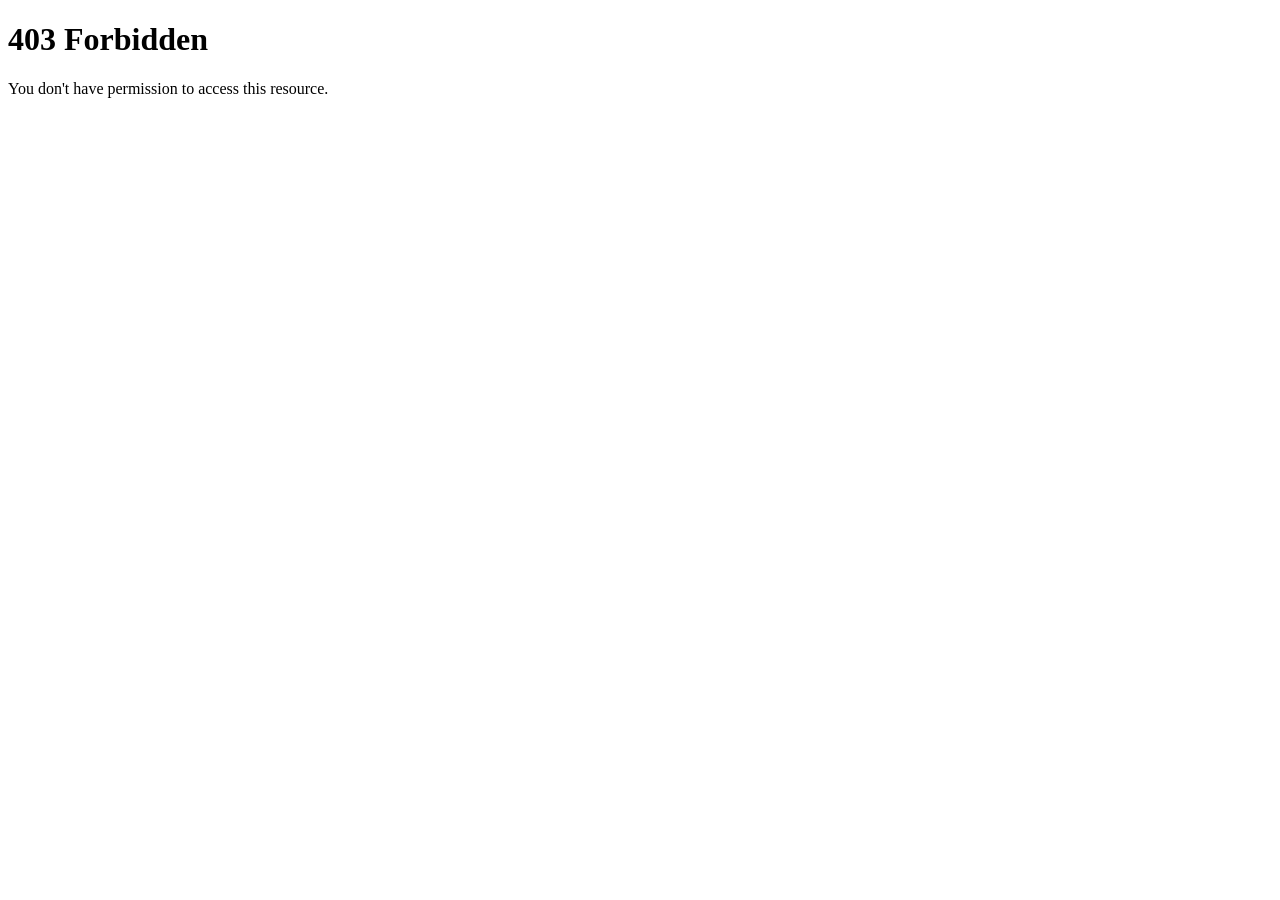
<file: crates/localsend-official-core/assets/web/error-403.html>
<!DOCTYPE html>
<html>
<head>
    <meta charset="utf-8">
    <title>LocalSend</title>
</head>
<body>
    <h1>403 Forbidden</h1>
    <p>You don't have permission to access this resource.</p>
</body>
</html>
</file>
<file: apps/localsend-gui-tauri/web/style.css>
:root {
  color: #1d2428;
  background: #edf2f1;
  font-family: -apple-system, BlinkMacSystemFont, "Segoe UI", sans-serif;
}

* { box-sizing: border-box; }
body { margin: 0; }
main { max-width: 980px; margin: 0 auto; min-height: 100vh; padding: 24px; }
header { display: flex; align-items: baseline; justify-content: space-between; }
h1 { margin: 0; font-size: 28px; }
h2 { margin: 0 0 16px; font-size: 20px; }
h3 { margin-top: 28px; font-size: 15px; }
nav { display: flex; gap: 8px; margin: 24px 0; border-bottom: 1px solid #cbd8d5; }
button {
  min-height: 36px;
  padding: 0 14px;
  border: 1px solid #9eb5b0;
  border-radius: 6px;
  background: #fff;
  color: #173c37;
  cursor: pointer;
}
nav button { border: 0; border-bottom: 3px solid transparent; border-radius: 0; background: transparent; }
nav button.active { border-color: #0f766e; color: #0f766e; font-weight: 700; }
.tab { display: none; }
.tab.active { display: block; }
.row { display: flex; flex-wrap: wrap; gap: 8px; margin: 12px 0; }
input {
  min-height: 36px;
  min-width: 220px;
  padding: 6px 10px;
  border: 1px solid #a8b9b6;
  border-radius: 6px;
  background: #fff;
}
label { display: grid; gap: 6px; margin: 12px 0; }
label.check { display: flex; align-items: center; }
label.check input { min-width: auto; }
ul { padding-left: 20px; }
li { margin: 6px 0; }
#incoming, #transfers { margin: 8px 0; padding: 12px; border: 1px solid #c9d7d4; border-radius: 8px; background: #fff; }
#daemon-state { color: #0f766e; font-size: 13px; }
</file>
<file: apps/localsend-gui-slint/reference/open-design/styles.css>
:root {
  color-scheme: light;
  --font-ui: "Avenir Next", "SF Pro Text", "PingFang SC", "Noto Sans CJK SC", sans-serif;
  --font-display: "Avenir Next", "SF Pro Display", "PingFang SC", "Noto Sans CJK SC", sans-serif;
  --bg: #e7eeec;
  --surface: #f8fbfa;
  --surface-lowest: #ffffff;
  --surface-container: #eef3f1;
  --surface-container-high: #e6edeb;
  --surface-container-highest: #dce7e4;
  --on-surface: #16211f;
  --on-surface-variant: #50615d;
  --outline: #bccbc7;
  --outline-strong: #7f918d;
  --primary: #00796b;
  --primary-hover: #006b5f;
  --on-primary: #ffffff;
  --primary-container: #c6eee7;
  --on-primary-container: #003d36;
  --secondary-container: #dce8e5;
  --on-secondary-container: #263a36;
  --error: #ba1a1a;
  --error-container: #ffdad6;
  --on-error-container: #410002;
  --warning: #8e5a00;
  --success: #006b45;
  --scrim: rgba(9, 17, 15, 0.34);
  --toast-bg: #263431;
  --toast-fg: #f5fbf9;
  --shadow-1: 0 1px 2px rgba(17, 34, 30, 0.08), 0 4px 14px rgba(17, 34, 30, 0.05);
  --shadow-2: 0 8px 28px rgba(17, 34, 30, 0.14);
  --radius-card: 12px;
  --radius-input: 6px;
  --radius-button: 10px;
  --space-1: 4px;
  --space-2: 8px;
  --space-3: 12px;
  --space-4: 16px;
  --space-6: 24px;
  --space-8: 32px;
  --space-10: 40px;
  --nav-width: 248px;
  --demo-w: 1024px;
  --demo-h: 768px;
  --icon-size: 20px;
  --motion-fast: 160ms;
  --motion-base: 240ms;
  --ease-enter: cubic-bezier(0.2, 0, 0, 1);
  --ease-exit: cubic-bezier(0.4, 0, 1, 1);
}

:root[data-theme="dark"] {
  color-scheme: dark;
  --bg: #0c1210;
  --surface: #121916;
  --surface-lowest: #0f1513;
  --surface-container: #19221f;
  --surface-container-high: #202b27;
  --surface-container-highest: #283530;
  --on-surface: #e3ece8;
  --on-surface-variant: #b3c1bc;
  --outline: #3e4d48;
  --outline-strong: #879690;
  --primary: #61d8c8;
  --primary-hover: #86e5d8;
  --on-primary: #00372f;
  --primary-container: #164c45;
  --on-primary-container: #b8f3ea;
  --secondary-container: #263a36;
  --on-secondary-container: #d4e9e4;
  --error: #ffb4ab;
  --error-container: #93000a;
  --on-error-container: #ffdad6;
  --warning: #f0bd6a;
  --success: #69d6a3;
  --scrim: rgba(0, 0, 0, 0.5);
  --toast-bg: #d9e7e2;
  --toast-fg: #13201c;
  --shadow-1: 0 1px 2px rgba(0, 0, 0, 0.24), 0 6px 18px rgba(0, 0, 0, 0.18);
  --shadow-2: 0 12px 34px rgba(0, 0, 0, 0.34);
}

* { box-sizing: border-box; }

html, body { margin: 0; min-height: 100%; }

body {
  min-height: 100vh;
  min-height: 100dvh;
  overflow: auto;
  background:
    radial-gradient(circle at 50% -20%, color-mix(in srgb, var(--primary) 10%, transparent), transparent 42%),
    var(--bg);
  color: var(--on-surface);
  font-family: var(--font-ui);
  font-size: 15px;
  line-height: 1.55;
  -webkit-font-smoothing: antialiased;
}

button, input, textarea, select { font: inherit; }
button { color: inherit; }
button, [role="button"] { -webkit-tap-highlight-color: transparent; }
button:not(:disabled) { cursor: pointer; }
:focus-visible { outline: 2px solid var(--primary); outline-offset: 2px; }

[hidden] { display: none !important; }

.stage {
  min-height: 100vh;
  min-height: 100dvh;
  display: grid;
  place-items: center;
  padding: 24px;
}

.app-window {
  width: min(var(--demo-w), calc(100vw - 48px));
  height: min(var(--demo-h), calc(100dvh - 48px));
  min-width: 0;
  min-height: 0;
  display: block;
  overflow: hidden;
  background: var(--surface);
  border: 1px solid color-mix(in srgb, var(--outline) 72%, transparent);
  border-radius: 16px;
  box-shadow: 0 16px 70px rgba(8, 24, 19, 0.16);
  container-type: size;
  position: relative;
  isolation: isolate;
  transition: width var(--motion-base) var(--ease-enter), height var(--motion-base) var(--ease-enter), border-radius var(--motion-base) var(--ease-enter);
}

.app-shell {
  width: 100%;
  height: 100%;
  min-width: 0;
  min-height: 0;
  display: grid;
  grid-template-columns: var(--nav-width) minmax(0, 1fr);
  position: relative;
  overflow: hidden;
}

.app-shell > .nav-rail { grid-column: 1; grid-row: 1; }
.app-shell > .app-main { grid-column: 2; grid-row: 1; }

.nav-rail {
  display: flex;
  flex-direction: column;
  min-width: 0;
  padding: 24px 12px 20px;
  border-right: 1px solid color-mix(in srgb, var(--outline) 44%, transparent);
  background: color-mix(in srgb, var(--surface-container) 78%, var(--surface));
}

.brand {
  display: flex;
  align-items: center;
  gap: 10px;
  padding: 0 12px;
  min-height: 40px;
  margin-bottom: 48px;
  white-space: nowrap;
}

.brand-mark { width: 28px; height: 28px; flex: 0 0 auto; color: var(--primary); }
.brand-word { font-family: var(--font-display); font-size: 22px; line-height: 1.2; font-weight: 650; letter-spacing: -0.025em; }
.brand-word span { color: var(--primary); }

.nav-list { display: grid; gap: 8px; }
.nav-item {
  width: 100%;
  min-height: 52px;
  display: flex;
  align-items: center;
  gap: 14px;
  padding: 0 18px;
  border: 0;
  border-radius: 12px;
  color: var(--on-surface-variant);
  background: transparent;
  font-weight: 550;
  text-align: left;
  transition: background var(--motion-fast) var(--ease-enter), color var(--motion-fast) var(--ease-enter), transform var(--motion-fast) var(--ease-enter);
}
.nav-item:hover { background: color-mix(in srgb, var(--surface-container-high) 80%, transparent); color: var(--on-surface); }
.nav-item:active { transform: scale(0.985); }
.nav-item.active { background: var(--primary-container); color: var(--on-primary-container); }
.nav-item .od-icon {
  flex: 0 0 auto;
  --od-icon-size: 22px;
  transform-origin: 50% 50%;
}
.nav-label { overflow: hidden; text-overflow: ellipsis; }

/* 接收 R1：三条弧线由内向外依次点亮，不使用雷达圆环；仅当前页运行 */
.nav-item.active .nav-signal .sig-arc {
  transform-box: view-box;
  transform-origin: 12px 18.6px;
  animation: sig-wave 2.4s ease-out infinite;
}
.nav-item.active .nav-signal .sig-arc-mid { animation-delay: 0.16s; }
.nav-item.active .nav-signal .sig-arc-far { animation-delay: 0.32s; }

/* 发送 S3：短促加速，沿对角直线冲出并淡出；仅当前页运行 */
.nav-item[data-nav="send"].active .od-icon { animation: nav-dash 1.8s cubic-bezier(0.4, 0, 0.2, 1) infinite; }

/* 设置 G1：匀速整圈；仅当前页运行 */
.nav-item[data-nav="settings"].active .od-icon { animation: nav-gear 8s linear infinite; }

@keyframes sig-wave {
  0%, 100% { opacity: 0.28; transform: scale(0.94); }
  38% { opacity: 1; transform: scale(1); }
}

@keyframes nav-dash {
  0% { transform: translate(-8px, 8px) scale(0.92); opacity: 0; }
  10% { opacity: 1; }
  55% { transform: translate(5px, -5px) scale(1); opacity: 1; }
  100% { transform: translate(13px, -13px) scale(1); opacity: 0; }
}

@keyframes nav-gear {
  to { transform: rotate(360deg); }
}
.nav-meta { margin-top: auto; display: flex; align-items: center; gap: 10px; padding: 12px; color: var(--on-surface-variant); font-size: 12px; }
.nav-meta .status-dot { width: 7px; height: 7px; border-radius: 50%; background: var(--success); box-shadow: 0 0 0 4px color-mix(in srgb, var(--success) 14%, transparent); }

.app-main { min-width: 0; min-height: 0; position: relative; background: var(--surface); }
.page { height: 100%; min-height: 0; display: flex; flex-direction: column; }
.page-scroll { flex: 1; min-height: 0; overflow: auto; overscroll-behavior: contain; scrollbar-gutter: stable; }
#sendBrowse { height: 100%; min-height: 0; display: flex; flex-direction: column; }

.topbar {
  min-height: 76px;
  display: flex;
  align-items: center;
  justify-content: space-between;
  gap: 16px;
  padding: 18px 28px 12px;
}
.topbar h1, .page-title { margin: 0; font-family: var(--font-display); font-size: 24px; line-height: 1.25; font-weight: 610; letter-spacing: -0.02em; }
.topbar { flex-wrap: wrap; }
.topbar > :first-child { min-width: 0; }
.topbar-actions { display: flex; flex-wrap: wrap; justify-content: flex-end; gap: 8px; margin-left: auto; }

.segmented.mode-toggle { background: var(--surface-container); }
.segmented.mode-toggle button { min-height: 30px; padding: 0 12px; font-size: 12px; }
.segmented.mode-toggle button.active { background: var(--primary-container); color: var(--on-primary-container); box-shadow: none; }

.icon-btn {
  --icon-size: 20px;
  width: 40px;
  height: 40px;
  display: inline-grid;
  place-items: center;
  padding: 0;
  border: 0;
  border-radius: 50%;
  background: transparent;
  color: var(--on-surface);
  position: relative;
  transition: background var(--motion-fast) var(--ease-enter), color var(--motion-fast) var(--ease-enter), transform var(--motion-fast) var(--ease-enter);
}
.icon-btn:hover:not(:disabled) { background: var(--surface-container); }
.icon-btn:active:not(:disabled) { transform: scale(0.94); }
.icon-btn:disabled { color: color-mix(in srgb, var(--on-surface-variant) 46%, transparent); cursor: not-allowed; }
.icon-btn[data-tip]::after {
  content: attr(data-tip);
  position: absolute;
  left: 50%;
  top: calc(100% + 8px);
  transform: translateX(-50%) translateY(-4px);
  padding: 6px 9px;
  border-radius: 6px;
  background: var(--toast-bg);
  color: var(--toast-fg);
  font-size: 12px;
  line-height: 1.3;
  white-space: nowrap;
  pointer-events: none;
  opacity: 0;
  z-index: 60;
  transition: opacity var(--motion-fast) var(--ease-enter), transform var(--motion-fast) var(--ease-enter);
}
.icon-btn[data-tip]:hover::after, .icon-btn[data-tip]:focus-visible::after { opacity: 1; transform: translateX(-50%) translateY(0); }

.od-icon {
  width: var(--od-icon-size, var(--icon-size));
  height: var(--od-icon-size, var(--icon-size));
  display: block;
  fill: none;
  stroke: currentColor;
  stroke-width: 1.8;
  stroke-linecap: round;
  stroke-linejoin: round;
  flex: 0 0 auto;
}

.button {
  min-height: 40px;
  display: inline-flex;
  align-items: center;
  justify-content: center;
  gap: 8px;
  padding: 0 16px;
  border: 1px solid transparent;
  border-radius: var(--radius-button);
  font-weight: 600;
  font-size: 14px;
  line-height: 1;
  white-space: nowrap;
  transition: background var(--motion-fast) var(--ease-enter), border-color var(--motion-fast) var(--ease-enter), color var(--motion-fast) var(--ease-enter), transform var(--motion-fast) var(--ease-enter);
}
.button:active:not(:disabled) { transform: translateY(1px); }
.button .od-icon { --od-icon-size: 18px; }
.button.primary { background: var(--primary); color: var(--on-primary); }
.button.primary:hover:not(:disabled) { background: var(--primary-hover); }
.button.outlined { background: transparent; border-color: var(--outline); color: var(--primary); }
.button.outlined:hover:not(:disabled) { background: color-mix(in srgb, var(--primary-container) 48%, transparent); border-color: var(--primary); }
.button.text { background: transparent; color: var(--primary); padding-inline: 10px; }
.button.text:hover:not(:disabled) { background: color-mix(in srgb, var(--primary-container) 45%, transparent); }
.button.danger { background: var(--error); color: var(--surface-lowest); }
.button.soft { background: var(--secondary-container); color: var(--on-secondary-container); }
.button.small { min-height: 34px; padding-inline: 12px; font-size: 13px; }
.button:disabled { background: var(--surface-container); color: color-mix(in srgb, var(--on-surface-variant) 48%, transparent); border-color: transparent; cursor: not-allowed; }

.page-body { padding: 12px 28px 28px; }
.page-body.send-page-body { padding-top: 4px; }
.content-column { width: 100%; max-width: 840px; margin: 0 auto; }

.section-title { margin: 0; font-family: var(--font-display); font-size: 19px; line-height: 1.35; font-weight: 600; letter-spacing: -0.01em; }
.section-copy { margin: 4px 0 0; color: var(--on-surface-variant); font-size: 13px; line-height: 1.55; max-width: 64ch; }
.eyebrow { color: var(--primary); font-size: 12px; line-height: 1.4; letter-spacing: 0.07em; font-weight: 650; text-transform: uppercase; }
.muted { color: var(--on-surface-variant); }
.mono { font-variant-numeric: tabular-nums; }
.nowrap { white-space: nowrap; }
.truncate { overflow: hidden; text-overflow: ellipsis; white-space: nowrap; }

.receive-header { padding-right: 24px; }
.receive-layout { display: flex; flex-direction: column; min-height: 100%; padding: 4px 32px 32px; }
.receive-stage { flex: 1; min-height: 460px; display: grid; place-content: center; justify-items: center; text-align: center; gap: 18px; padding: 28px 0; }
.request-wrap { width: min(680px, 100%); margin: 0 auto 6px; }
.receive-state { display: grid; justify-items: center; gap: 14px; }
.receive-ring { width: 156px; height: 156px; position: relative; display: grid; place-items: center; margin-bottom: 8px; color: var(--primary); }
.receive-ring svg { position: absolute; inset: 0; width: 100%; height: 100%; }
.receive-ring .ring-segments { transform-origin: 78px 78px; animation: ring-turn 12s linear infinite; }
.receive-ring .ring-core { width: 70px; height: 70px; border-radius: 50%; background: currentColor; box-shadow: 0 0 0 12px color-mix(in srgb, currentColor 9%, transparent); }
.receive-ring.offline { color: var(--outline-strong); }
.receive-ring.complete { color: var(--success); }
.receive-ring .complete-mark { width: 84px; height: 84px; display: grid; place-items: center; border-radius: 50%; background: color-mix(in srgb, var(--success) 14%, var(--surface)); color: var(--success); }
.receive-ring .complete-mark .od-icon { --od-icon-size: 46px; stroke-width: 1.7; }
@keyframes ring-turn { to { transform: rotate(360deg); } }
.alias-title { margin: 0; font-family: var(--font-display); font-size: 48px; line-height: 1.12; font-weight: 610; letter-spacing: -0.035em; }
.network-id { margin: 0; color: var(--on-surface-variant); font-size: 24px; line-height: 1.3; font-weight: 450; letter-spacing: 0.01em; }
.status-copy { margin: 0; color: var(--on-surface-variant); font-size: 14px; max-width: 54ch; }
.receive-action { margin-top: 12px; }

.panel {
  background: var(--surface-container);
  border-radius: var(--radius-card);
  border: 1px solid color-mix(in srgb, var(--outline) 30%, transparent);
}
.request-card { padding: 20px; text-align: left; box-shadow: var(--shadow-1); }
.request-head { display: flex; flex-wrap: wrap; align-items: flex-start; justify-content: space-between; gap: 16px; margin-bottom: 14px; }
.request-sender { display: flex; align-items: center; gap: 12px; min-width: 0; }
.device-avatar { width: 42px; height: 42px; display: grid; place-items: center; border-radius: 10px; background: var(--primary-container); color: var(--on-primary-container); }
.device-avatar .od-icon { --od-icon-size: 22px; }
.request-sender strong { display: block; font-size: 16px; line-height: 1.35; }
.request-sender span { display: block; color: var(--on-surface-variant); font-size: 12px; }
.request-files { display: grid; gap: 6px; margin-bottom: 16px; }
.file-check-row { display: grid; grid-template-columns: 22px minmax(0, 1fr) auto; align-items: center; gap: 10px; padding: 9px 10px; border-radius: 8px; background: color-mix(in srgb, var(--surface) 55%, transparent); }
.file-check-row:hover { background: color-mix(in srgb, var(--surface) 80%, transparent); }
.file-check-row input { accent-color: var(--primary); width: 16px; height: 16px; margin: 0; }
.file-name { min-width: 0; font-size: 13px; font-weight: 550; }
.file-meta { color: var(--on-surface-variant); font-size: 12px; white-space: nowrap; }
.request-actions { display: flex; justify-content: flex-end; flex-wrap: wrap; gap: 8px; }

.transfer-panel { text-align: left; padding: 20px; width: min(660px, 100%); }
.transfer-head { display: flex; flex-wrap: wrap; align-items: flex-start; justify-content: space-between; gap: 16px; margin-bottom: 12px; }
.transfer-head strong { font-size: 16px; }
.transfer-stat { color: var(--on-surface-variant); font-size: 12px; }
.progress-track { width: 100%; height: 7px; overflow: hidden; border-radius: 999px; background: var(--surface-container-highest); }
.progress-fill { height: 100%; width: 0; border-radius: inherit; background: var(--primary); transition: width 300ms var(--ease-enter); }
.transfer-foot { margin-top: 12px; display: flex; flex-wrap: wrap; justify-content: space-between; align-items: center; gap: 8px 16px; color: var(--on-surface-variant); font-size: 12px; }
.transfer-actions { display: flex; gap: 8px; margin-top: 16px; justify-content: flex-end; }
.completion-panel { width: min(560px, 100%); padding: 20px; display: grid; gap: 16px; text-align: left; }
.completion-summary { display: grid; grid-template-columns: repeat(3, minmax(0, 1fr)); gap: 12px; }
.summary-cell { padding: 12px; border-radius: 8px; background: color-mix(in srgb, var(--surface-lowest) 60%, transparent); }
.summary-cell strong { display: block; font-size: 18px; line-height: 1.3; }
.summary-cell span { display: block; color: var(--on-surface-variant); font-size: 11px; margin-top: 2px; }

.pick-grid { display: grid; grid-template-columns: repeat(4, minmax(0, 1fr)); gap: 10px; margin-top: 14px; }
.big-button {
  min-height: 74px;
  display: grid;
  place-items: center;
  align-content: center;
  gap: 6px;
  border: 1px solid var(--outline);
  border-radius: 10px;
  background: var(--surface);
  color: var(--on-surface);
  transition: border-color var(--motion-fast), background var(--motion-fast), transform var(--motion-fast);
}
.big-button:hover { border-color: var(--primary); background: color-mix(in srgb, var(--primary-container) 25%, var(--surface)); }
.big-button:active { transform: translateY(1px); }
.big-button .od-icon { --od-icon-size: 24px; color: var(--primary); }
.big-button span { font-size: 13px; line-height: 1.2; font-weight: 600; }

.selection-card { padding: 18px; margin-bottom: 24px; }
.selection-top { display: flex; flex-wrap: wrap; align-items: flex-start; justify-content: space-between; gap: 16px; }
.selection-title-row { display: flex; align-items: baseline; gap: 10px; flex-wrap: wrap; }
.selection-title-row strong { font-size: 18px; line-height: 1.35; }
.selection-title-row span { color: var(--on-surface-variant); font-size: 12px; }
.mini-actions { display: flex; flex-wrap: wrap; gap: 6px; align-items: center; margin-left: auto; }
.thumb-rail { display: flex; gap: 8px; overflow: auto; padding: 14px 0 12px; scrollbar-width: thin; }
.file-thumb { width: 68px; flex: 0 0 auto; display: grid; gap: 6px; justify-items: center; }
.thumb-icon { width: 50px; height: 50px; display: grid; place-items: center; border-radius: 8px; background: var(--primary-container); color: var(--primary); }
.thumb-icon .od-icon { --od-icon-size: 24px; }
.thumb-label { width: 100%; text-align: center; font-size: 10px; line-height: 1.3; color: var(--on-surface-variant); overflow: hidden; text-overflow: ellipsis; white-space: nowrap; }
.file-summary { color: var(--on-surface-variant); font-size: 12px; line-height: 1.55; }

.device-section { margin-top: 24px; }
.section-row { display: flex; flex-wrap: wrap; align-items: center; justify-content: space-between; gap: 10px 16px; margin-bottom: 12px; }
.section-row > :first-child { min-width: 0; flex: 1 1 180px; }
.section-row .toolbar { display: flex; flex-wrap: wrap; align-items: center; gap: 2px; margin-left: auto; }
.device-list { display: grid; gap: 8px; }
.device-row {
  width: 100%;
  min-height: 64px;
  display: grid;
  grid-template-columns: auto minmax(0, 1fr) auto;
  align-items: center;
  gap: 12px;
  padding: 10px 12px;
  border: 1px solid color-mix(in srgb, var(--outline) 24%, transparent);
  border-radius: 10px;
  background: var(--surface);
  text-align: left;
  transition: border-color var(--motion-fast), background var(--motion-fast), transform var(--motion-fast);
}
.device-row.multi { grid-template-columns: 18px auto minmax(0, 1fr) auto; }
.device-row:hover { border-color: color-mix(in srgb, var(--primary) 48%, var(--outline)); background: color-mix(in srgb, var(--primary-container) 18%, var(--surface)); }
.device-row:active { transform: scale(0.995); }
.device-row.selected { border-color: var(--primary); background: color-mix(in srgb, var(--primary-container) 40%, var(--surface)); }
.device-row .device-avatar { width: 38px; height: 38px; }
.device-name { display: block; font-size: 14px; line-height: 1.35; font-weight: 600; }
.device-meta { display: flex; align-items: center; gap: 6px; flex-wrap: wrap; margin-top: 3px; }
.badge { display: inline-flex; align-items: center; gap: 4px; min-height: 20px; padding: 0 6px; border-radius: 5px; background: var(--surface-container); color: var(--on-surface-variant); font-size: 10px; line-height: 1; }
.badge.success { background: color-mix(in srgb, var(--success) 13%, var(--surface)); color: var(--success); }
.device-actions { display: flex; align-items: center; gap: 4px; }
.device-check { width: 18px; height: 18px; accent-color: var(--primary); margin: 0; }
.device-row.send-target { cursor: pointer; }
.device-footer {
  position: sticky;
  bottom: 0;
  z-index: 2;
  display: flex;
  flex-wrap: wrap;
  align-items: center;
  justify-content: space-between;
  gap: 8px 12px;
  margin-top: 12px;
  padding: 10px 0;
  background: color-mix(in srgb, var(--surface) 94%, transparent);
  backdrop-filter: blur(14px);
  border-top: 1px solid color-mix(in srgb, var(--outline) 34%, transparent);
  color: var(--on-surface-variant);
  font-size: 12px;
}
.device-footer #multiSelectionCopy { font-weight: 600; color: var(--on-surface); }
.empty-device { padding: 36px 24px; display: grid; justify-items: center; text-align: center; gap: 8px; }
.empty-device .empty-icon { width: 58px; height: 58px; display: grid; place-items: center; border-radius: 12px; background: var(--surface-container-high); color: var(--on-surface-variant); }
.empty-device .empty-icon .od-icon { --od-icon-size: 28px; }
.empty-device strong { font-size: 16px; }
.empty-device p { margin: 0; color: var(--on-surface-variant); font-size: 13px; max-width: 38ch; }

.workspace { padding: 16px 32px 28px; display: flex; flex-direction: column; gap: 18px; height: 100%; overflow: auto; }
.workspace-head { display: flex; align-items: flex-start; gap: 12px; flex: 0 0 auto; }
.workspace-head > div { min-width: 0; }
.workspace-head h1 { margin: 0; font-size: 26px; line-height: 1.2; letter-spacing: -0.02em; }
.workspace-back { border-radius: 10px; background: var(--surface-container); }
.workspace-files { flex: 1 1 auto; min-height: 0; overflow: auto; overscroll-behavior: contain; scrollbar-gutter: stable; display: grid; align-content: start; gap: 8px; margin-top: 8px; padding-right: 4px; }
.workspace > .completion-panel { flex: 0 0 auto; width: 100%; margin-top: auto; }
.workspace-file { display: grid; grid-template-columns: 48px minmax(0, 1fr) auto; gap: 12px; align-items: center; padding: 12px; border-radius: 10px; background: var(--surface-container); }
.workspace-file .thumb-icon { width: 42px; height: 42px; }
.workspace-file strong { display: block; font-size: 14px; }
.workspace-file span { display: block; color: var(--on-surface-variant); font-size: 12px; margin-top: 2px; }
.transfer-sticky { position: sticky; bottom: 0; margin-top: auto; background: color-mix(in srgb, var(--surface-container) 92%, transparent); backdrop-filter: blur(12px); border: 1px solid color-mix(in srgb, var(--outline) 32%, transparent); border-radius: 12px; padding: 18px; box-shadow: var(--shadow-1); }

.settings-page .page-scroll { padding: 18px 32px 40px; }
.settings-wrap { width: min(600px, 100%); margin: 0 auto; }
.settings-header { padding: 0 0 24px; }
.settings-header h1 { margin: 0; font-family: var(--font-display); font-size: 26px; line-height: 1.25; letter-spacing: -0.02em; }
.settings-header p { margin: 6px 0 0; color: var(--on-surface-variant); font-size: 13px; }
.settings-group { margin-bottom: 30px; }
.settings-group-head { margin-bottom: 10px; padding: 0 4px; }
.settings-panel { overflow: hidden; }
.settings-row { min-height: 56px; display: flex; align-items: center; justify-content: space-between; gap: 20px; padding: 9px 14px; border-bottom: 1px solid color-mix(in srgb, var(--outline) 26%, transparent); }
.settings-row:last-child { border-bottom: 0; }
.settings-label { min-width: 0; flex: 1; }
.settings-label strong { display: block; font-size: 14px; line-height: 1.4; font-weight: 550; }
.settings-label span { display: block; margin-top: 2px; color: var(--on-surface-variant); font-size: 11px; line-height: 1.45; }
.settings-control { width: 150px; flex: 0 0 150px; display: flex; justify-content: flex-end; align-items: center; gap: 8px; }
.settings-control.wide { width: 176px; flex-basis: 176px; }
.settings-row.disabled { opacity: 0.56; }
.settings-row.disabled .settings-label span::after { content: " · 暂不可用"; color: var(--warning); }
.input, .select, .textarea {
  width: 100%;
  border: 1px solid var(--outline);
  border-radius: var(--radius-input);
  background: var(--surface-lowest);
  color: var(--on-surface);
  font-size: 13px;
  line-height: 1.4;
  transition: border-color var(--motion-fast), background var(--motion-fast), box-shadow var(--motion-fast);
}
.input, .select { height: 34px; padding: 0 9px; }
.textarea { min-height: 150px; resize: vertical; padding: 10px 11px; }
.input:hover, .select:hover, .textarea:hover { border-color: var(--outline-strong); }
.input:focus, .select:focus, .textarea:focus { outline: 0; border-color: var(--primary); box-shadow: 0 0 0 2px color-mix(in srgb, var(--primary) 18%, transparent); }
.input:disabled, .select:disabled, .textarea:disabled { opacity: 0.55; cursor: not-allowed; }
.inline-control { display: flex; align-items: center; gap: 5px; width: 100%; min-width: 0; }
.inline-control .input { flex: 1 1 auto; width: auto; min-width: 0; text-align: left; }
.inline-control .input.compact { flex: 0 0 88px; width: 88px; }
.inline-control .input.tiny { flex: 0 0 72px; width: 72px; }
.inline-control .input.medium { flex: 0 0 110px; width: 110px; }
.save-status { color: var(--success); font-size: 11px; line-height: 1.2; white-space: nowrap; opacity: 0; transition: opacity var(--motion-fast); }
.save-status.show { opacity: 1; }

.switch { position: relative; width: 48px; height: 28px; display: inline-flex; flex: 0 0 auto; }
.switch input { position: absolute; opacity: 0; width: 100%; height: 100%; margin: 0; cursor: pointer; }
.switch-track { width: 48px; height: 28px; border-radius: 999px; background: var(--surface-container-highest); border: 1px solid var(--outline); position: relative; transition: background var(--motion-fast), border-color var(--motion-fast); pointer-events: none; }
.switch-track::after { content: ""; position: absolute; width: 20px; height: 20px; left: 3px; top: 3px; border-radius: 50%; background: var(--outline-strong); transition: transform var(--motion-fast) var(--ease-enter), background var(--motion-fast); }
.switch input:checked + .switch-track { background: var(--primary); border-color: var(--primary); }
.switch input:checked + .switch-track::after { transform: translateX(20px); background: var(--on-primary); }
.switch input:focus-visible + .switch-track { outline: 2px solid var(--primary); outline-offset: 2px; }
.switch input:disabled + .switch-track { opacity: 0.5; cursor: not-allowed; }

.segmented { display: inline-flex; padding: 2px; border-radius: 7px; background: var(--surface-container-high); }
.segmented button { min-height: 28px; padding: 0 9px; border: 0; border-radius: 5px; background: transparent; color: var(--on-surface-variant); font-size: 11px; font-weight: 600; }
.segmented button.active { background: var(--surface-lowest); color: var(--on-surface); box-shadow: 0 1px 2px rgba(0,0,0,0.08); }

.server-status { display: inline-flex; align-items: center; gap: 6px; font-size: 12px; color: var(--success); }
.server-status::before { content: ""; width: 7px; height: 7px; border-radius: 50%; background: currentColor; }
.server-actions { display: flex; gap: 4px; }
.link-button { min-height: 30px; padding: 0 8px; border: 0; border-radius: 6px; background: transparent; color: var(--primary); font-size: 12px; font-weight: 600; }
.link-button:hover { background: color-mix(in srgb, var(--primary-container) 45%, transparent); }
.link-button:disabled { color: var(--on-surface-variant); opacity: 0.5; cursor: not-allowed; }

.toast {
  position: absolute;
  right: 20px;
  bottom: 20px;
  z-index: 70;
  max-width: min(360px, calc(100% - 40px));
  display: flex;
  align-items: center;
  gap: 9px;
  padding: 11px 14px;
  border-radius: 9px;
  background: var(--toast-bg);
  color: var(--toast-fg);
  box-shadow: var(--shadow-2);
  font-size: 13px;
  line-height: 1.4;
  transform: translateY(10px);
  opacity: 0;
  pointer-events: none;
  transition: opacity var(--motion-base) var(--ease-enter), transform var(--motion-base) var(--ease-enter);
}
.toast.show { opacity: 1; transform: translateY(0); }
.toast .od-icon { --od-icon-size: 17px; }

.dialog-shell {
  width: min(var(--dialog-width, 560px), calc(100vw - 32px));
  max-height: min(680px, calc(100dvh - 32px));
  padding: 0;
  overflow: hidden;
  border: 1px solid color-mix(in srgb, var(--outline) 46%, transparent);
  border-radius: 14px;
  background: var(--surface);
  color: var(--on-surface);
  box-shadow: var(--shadow-2);
}
.dialog-shell::backdrop { background: var(--scrim); backdrop-filter: blur(2px); }
.dialog-shell[open] { display: flex; flex-direction: column; animation: dialog-in var(--motion-base) var(--ease-enter); }
@keyframes dialog-in { from { opacity: 0; transform: translateY(8px) scale(0.985); } }
.dialog-header { display: flex; align-items: flex-start; justify-content: space-between; gap: 16px; padding: 22px 22px 12px; }
.dialog-title-wrap { min-width: 0; }
.dialog-title { margin: 0; font-family: var(--font-display); font-size: 22px; line-height: 1.25; font-weight: 620; letter-spacing: -0.02em; }
.dialog-subtitle { margin: 4px 0 0; color: var(--on-surface-variant); font-size: 12px; }
.dialog-body { padding: 4px 22px 18px; overflow: auto; min-height: 0; font-size: 14px; line-height: 1.6; }
.dialog-footer { display: flex; justify-content: flex-end; align-items: center; flex-wrap: wrap; gap: 8px; padding: 14px 22px 18px; border-top: 1px solid color-mix(in srgb, var(--outline) 30%, transparent); }
.dialog-footer .footer-left { margin-right: auto; }
.dialog-note { color: var(--on-surface-variant); font-size: 12px; line-height: 1.55; }
.dialog-content-grid { display: grid; gap: 16px; }
.table { width: 100%; border-collapse: collapse; font-size: 13px; }
.table th, .table td { padding: 10px 0; text-align: left; border-bottom: 1px solid color-mix(in srgb, var(--outline) 30%, transparent); }
.table th { width: 34%; color: var(--on-surface-variant); font-weight: 500; }
.table td { font-variant-numeric: tabular-nums; }
.list-panel { display: grid; gap: 8px; }
.list-row { display: flex; align-items: center; justify-content: space-between; gap: 12px; padding: 10px 12px; border-radius: 8px; background: var(--surface-container); }
.list-row-main { min-width: 0; }
.list-row-main strong { display: block; font-size: 13px; line-height: 1.4; }
.list-row-main span { display: block; margin-top: 2px; color: var(--on-surface-variant); font-size: 11px; }
.search-field { display: flex; align-items: center; gap: 8px; height: 38px; padding: 0 11px; border: 1px solid var(--outline); border-radius: var(--radius-input); background: var(--surface-lowest); }
.search-field .od-icon { --od-icon-size: 18px; color: var(--on-surface-variant); }
.search-field input { flex: 1; min-width: 0; border: 0; background: transparent; color: var(--on-surface); outline: 0; font-size: 13px; }
.field-stack { display: grid; gap: 6px; }
.field-stack label { font-size: 12px; color: var(--on-surface-variant); font-weight: 550; }
.field-error { display: none; color: var(--error); font-size: 12px; }
.field-error.show { display: block; }
.radio-list { display: grid; gap: 8px; }
.radio-card { display: grid; grid-template-columns: 20px minmax(0,1fr); align-items: start; gap: 10px; padding: 12px; border: 1px solid var(--outline); border-radius: 8px; }
.radio-card:has(input:checked) { border-color: var(--primary); background: color-mix(in srgb, var(--primary-container) 28%, var(--surface)); }
.radio-card input { margin: 3px 0 0; accent-color: var(--primary); }
.radio-card strong { display: block; font-size: 13px; }
.radio-card span { display: block; margin-top: 2px; color: var(--on-surface-variant); font-size: 11px; line-height: 1.45; }
.char-count { text-align: right; color: var(--on-surface-variant); font-size: 11px; }

.details-page { height: 100%; min-height: 0; display: flex; flex-direction: column; }
.details-scroll { flex: 1; min-height: 0; overflow: auto; padding: 6px 32px 40px; }
.details-wrap { width: min(720px, 100%); margin: 0 auto; display: grid; gap: 22px; }
.details-hero { display: flex; flex-wrap: wrap; align-items: center; gap: 16px; }
.details-hero .device-avatar { width: 64px; height: 64px; border-radius: 14px; }
.details-hero .device-avatar .od-icon { --od-icon-size: 30px; }
.details-hero h1 { margin: 0; font-family: var(--font-display); font-size: 26px; line-height: 1.25; letter-spacing: -0.02em; }
.details-hero p { margin: 4px 0 0; color: var(--on-surface-variant); font-size: 13px; }
.detail-panel { padding: 18px; }
.detail-list { display: grid; gap: 12px; }
.detail-row { display: grid; grid-template-columns: 140px minmax(0, 1fr); gap: 16px; padding-bottom: 12px; border-bottom: 1px solid color-mix(in srgb, var(--outline) 28%, transparent); font-size: 13px; }
.detail-row:last-child { padding-bottom: 0; border-bottom: 0; }
.detail-row span:first-child { color: var(--on-surface-variant); }
.log-panel { min-height: 160px; padding: 14px; border-radius: 8px; background: var(--surface-lowest); border: 1px solid color-mix(in srgb, var(--outline) 30%, transparent); font-family: "SFMono-Regular", "Cascadia Mono", monospace; font-size: 11px; line-height: 1.7; color: var(--on-surface-variant); white-space: pre-wrap; }

.review-toggle {
  position: fixed;
  left: 18px;
  bottom: 18px;
  z-index: 120;
  min-height: 40px;
  display: inline-flex;
  align-items: center;
  gap: 8px;
  padding: 0 14px;
  border: 1px solid color-mix(in srgb, var(--outline) 55%, transparent);
  border-radius: 999px;
  background: color-mix(in srgb, var(--surface) 90%, transparent);
  color: var(--on-surface);
  box-shadow: var(--shadow-2);
  backdrop-filter: blur(14px);
  font-size: 12px;
  font-weight: 650;
}
.review-toggle .od-icon { --od-icon-size: 17px; color: var(--primary); }
.review-dock {
  position: fixed;
  left: 18px;
  bottom: 68px;
  z-index: 121;
  width: 300px;
  max-height: min(620px, calc(100dvh - 100px));
  overflow: auto;
  padding: 18px;
  border: 1px solid color-mix(in srgb, var(--outline) 54%, transparent);
  border-radius: 14px;
  background: color-mix(in srgb, var(--surface) 94%, transparent);
  box-shadow: var(--shadow-2);
  backdrop-filter: blur(18px);
}
.review-dock h2 { margin: 0; font-size: 16px; line-height: 1.3; }
.review-dock p { margin: 5px 0 14px; color: var(--on-surface-variant); font-size: 11px; line-height: 1.45; }
.demo-block { display: grid; gap: 7px; margin-top: 14px; }
.demo-label { color: var(--on-surface-variant); font-size: 10px; font-weight: 650; letter-spacing: 0.06em; text-transform: uppercase; }
.demo-grid { display: grid; grid-template-columns: repeat(2, minmax(0, 1fr)); gap: 6px; }
.demo-button { min-height: 32px; padding: 0 8px; border: 1px solid var(--outline); border-radius: 7px; background: var(--surface-lowest); color: var(--on-surface); font-size: 11px; line-height: 1.2; }
.demo-button:hover { border-color: var(--primary); }
.demo-button.active { border-color: var(--primary); background: var(--primary-container); color: var(--on-primary-container); }
.demo-actions { display: flex; gap: 8px; margin-top: 16px; }
.demo-actions .button { flex: 1; }

.sr-only { position: absolute; width: 1px; height: 1px; padding: 0; margin: -1px; overflow: hidden; clip: rect(0,0,0,0); white-space: nowrap; border: 0; }
.spinner { width: 16px; height: 16px; border: 2px solid color-mix(in srgb, currentColor 28%, transparent); border-top-color: currentColor; border-radius: 50%; animation: spin 800ms linear infinite; }
@keyframes spin { to { transform: rotate(360deg); } }

@container (max-width: 799px) {
  .app-shell { grid-template-columns: 72px minmax(0, 1fr); }
  .nav-rail { padding-inline: 10px; align-items: center; }
  .brand { padding: 0; justify-content: center; }
  .brand-word, .nav-label, .nav-meta span { display: none; }
  .nav-item { width: 52px; height: 52px; padding: 0; justify-content: center; }
  .nav-list { justify-items: center; }
  .nav-meta { padding: 12px 0; }
  .topbar { padding-inline: 22px; }
  .page-body { padding-inline: 22px; }
  .receive-layout { padding-inline: 24px; }
  .alias-title { font-size: 42px; }
  .settings-page .page-scroll { padding-inline: 24px; }
  .workspace { padding-inline: 24px; }
  .details-scroll { padding-inline: 24px; }
}

@container (max-width: 699px) {
  .app-shell { grid-template-columns: minmax(0, 1fr); grid-template-rows: minmax(0, 1fr) 64px; }
  .app-shell > .nav-rail { grid-row: 2; grid-column: 1; padding: 6px 12px; border-right: 0; border-top: 1px solid color-mix(in srgb, var(--outline) 44%, transparent); background: var(--surface); flex-direction: row; align-items: center; justify-content: center; }
  .brand, .nav-meta { display: none; }
  .nav-list { width: 100%; display: flex; justify-content: center; gap: 8px; }
  .nav-item { width: auto; max-width: 120px; flex: 1 1 0; min-width: 0; height: 50px; flex-direction: column; gap: 2px; padding: 0; border-radius: 10px; font-size: 11px; }
  .nav-label { display: block; }
  .nav-item .od-icon { --od-icon-size: 20px; }
  .app-shell > .app-main { grid-row: 1; grid-column: 1; }
  .toast { bottom: 76px; }
  .topbar { min-height: 66px; padding: 14px 18px 10px; }
  .page-body { padding-inline: 18px; padding-bottom: 18px; }
  .receive-layout { padding-inline: 18px; padding-bottom: 20px; }
  .receive-stage { min-height: 360px; }
  .alias-title { font-size: 36px; }
  .network-id { font-size: 20px; }
  .receive-ring { width: 126px; height: 126px; }
  .receive-ring .ring-core { width: 58px; height: 58px; }
  .pick-grid { gap: 8px; }
  .big-button { min-height: 62px; gap: 3px; }
  .big-button .od-icon { --od-icon-size: 20px; }
  .big-button span { font-size: 12px; white-space: nowrap; }
  .settings-page .page-scroll { padding-inline: 18px; padding-top: 8px; }
  .settings-row { gap: 12px; }
  .workspace { padding-inline: 18px; }
  .details-scroll { padding-inline: 18px; }
  .request-card { padding: 16px; }
  .completion-panel { gap: 12px; }
  .completion-summary { grid-template-columns: repeat(3, minmax(0, 1fr)); gap: 8px; }
  .summary-cell { padding: 9px 10px; }
  .summary-cell strong { font-size: 16px; }
  .summary-cell span { font-size: 10px; }
  .topbar h1 { font-size: 22px; }
  .review-dock { width: min(300px, calc(100vw - 36px)); }
}

@container (max-height: 680px) {
  .topbar { min-height: 62px; padding-block: 12px 8px; }
  .receive-layout { padding-bottom: 20px; }
  .receive-stage { min-height: 0; padding-block: 16px 24px; gap: 12px; }
  .receive-ring { width: 112px; height: 112px; margin-bottom: 2px; }
  .receive-ring .ring-core { width: 52px; height: 52px; box-shadow: 0 0 0 9px color-mix(in srgb, currentColor 9%, transparent); }
  .alias-title { font-size: 36px; }
  .network-id { font-size: 19px; }
  .request-card, .transfer-panel, .completion-panel { padding: 16px; }
  .settings-page .page-scroll { padding-top: 8px; padding-bottom: 24px; }
  .settings-header { padding-bottom: 18px; }
  .settings-group { margin-bottom: 22px; }
  .workspace { gap: 16px; padding-bottom: 20px; }
  .dialog-body { padding-bottom: 12px; }
  .dialog-footer { padding-bottom: 14px; }
}

@container (max-width: 560px) {
  .settings-row { align-items: flex-start; flex-direction: column; gap: 8px; padding-block: 12px; }
  .settings-control, .settings-control.wide { width: 100%; flex-basis: auto; justify-content: flex-start; }
  .settings-control .select, .settings-control .inline-control { max-width: 240px; }
  .section-row { align-items: flex-start; }
  .selection-top { align-items: stretch; }
  .mini-actions { width: 100%; margin-left: 0; justify-content: flex-end; }
}

@container (max-width: 480px) {
  .page-body { padding-inline: 14px; }
  .receive-layout { padding-inline: 14px; }
  .settings-page .page-scroll { padding-inline: 14px; }
  .details-scroll { padding-inline: 14px; }
  .workspace { padding-inline: 14px; }
  .topbar { padding-inline: 14px; }
  .alias-title { font-size: 30px; }
  .network-id { font-size: 17px; overflow-wrap: anywhere; }
  .request-actions .button { flex: 1 1 128px; }
  .completion-panel .request-actions .button { flex: 1 1 auto; padding-inline: 10px; }
  .device-row, .device-row.multi { grid-template-columns: 18px auto minmax(0, 1fr); align-items: start; }
  .device-row:not(.multi) { grid-template-columns: auto minmax(0, 1fr); }
  .device-actions { grid-column: 2 / -1; justify-content: flex-end; }
  .device-row:not(.multi) .device-actions { grid-column: 2; }
  .file-check-row { grid-template-columns: 22px minmax(0, 1fr); align-items: start; }
  .file-meta { grid-column: 2; white-space: normal; }
  .dialog-header, .dialog-body, .dialog-footer { padding-inline: 16px; }
  .dialog-footer .button { flex: 1 1 120px; }
}

@media (max-width: 620px) {
  .stage { padding: 0; }
  .app-window { width: 100vw; height: 100vh; min-width: 0; min-height: 0; border-radius: 0; border: 0; }
  .app-window { height: 100dvh; }
  .dialog-shell { width: calc(100vw - 16px); max-height: calc(100dvh - 16px); border-radius: 12px; }
  .review-toggle { left: auto; right: 12px; bottom: 76px; }
  .review-dock { left: 12px; right: 12px; bottom: 128px; width: auto; max-height: calc(100dvh - 148px); }
}

@media (max-width: 760px), (max-aspect-ratio: 1/1) {
  .review-toggle { right: 12px; bottom: 76px; left: auto; width: 44px; min-height: 44px; padding: 0; justify-content: center; }
  .review-toggle-label { display: none; }
  .review-dock { right: 12px; bottom: 128px; left: auto; width: min(340px, calc(100vw - 24px)); max-height: calc(100dvh - 148px); }
  .toast { right: 64px; max-width: calc(100% - 84px); }
}

@media (prefers-reduced-motion: reduce) {
  *, *::before, *::after { scroll-behavior: auto !important; animation-duration: 0.01ms !important; animation-iteration-count: 1 !important; transition-duration: 0.01ms !important; }
  .nav-signal .sig-arc, .nav-signal .sig-dot { opacity: 1 !important; transform: none !important; }
  .nav-item[data-nav="send"] .od-icon { opacity: 1 !important; transform: none !important; }
}
</file>
